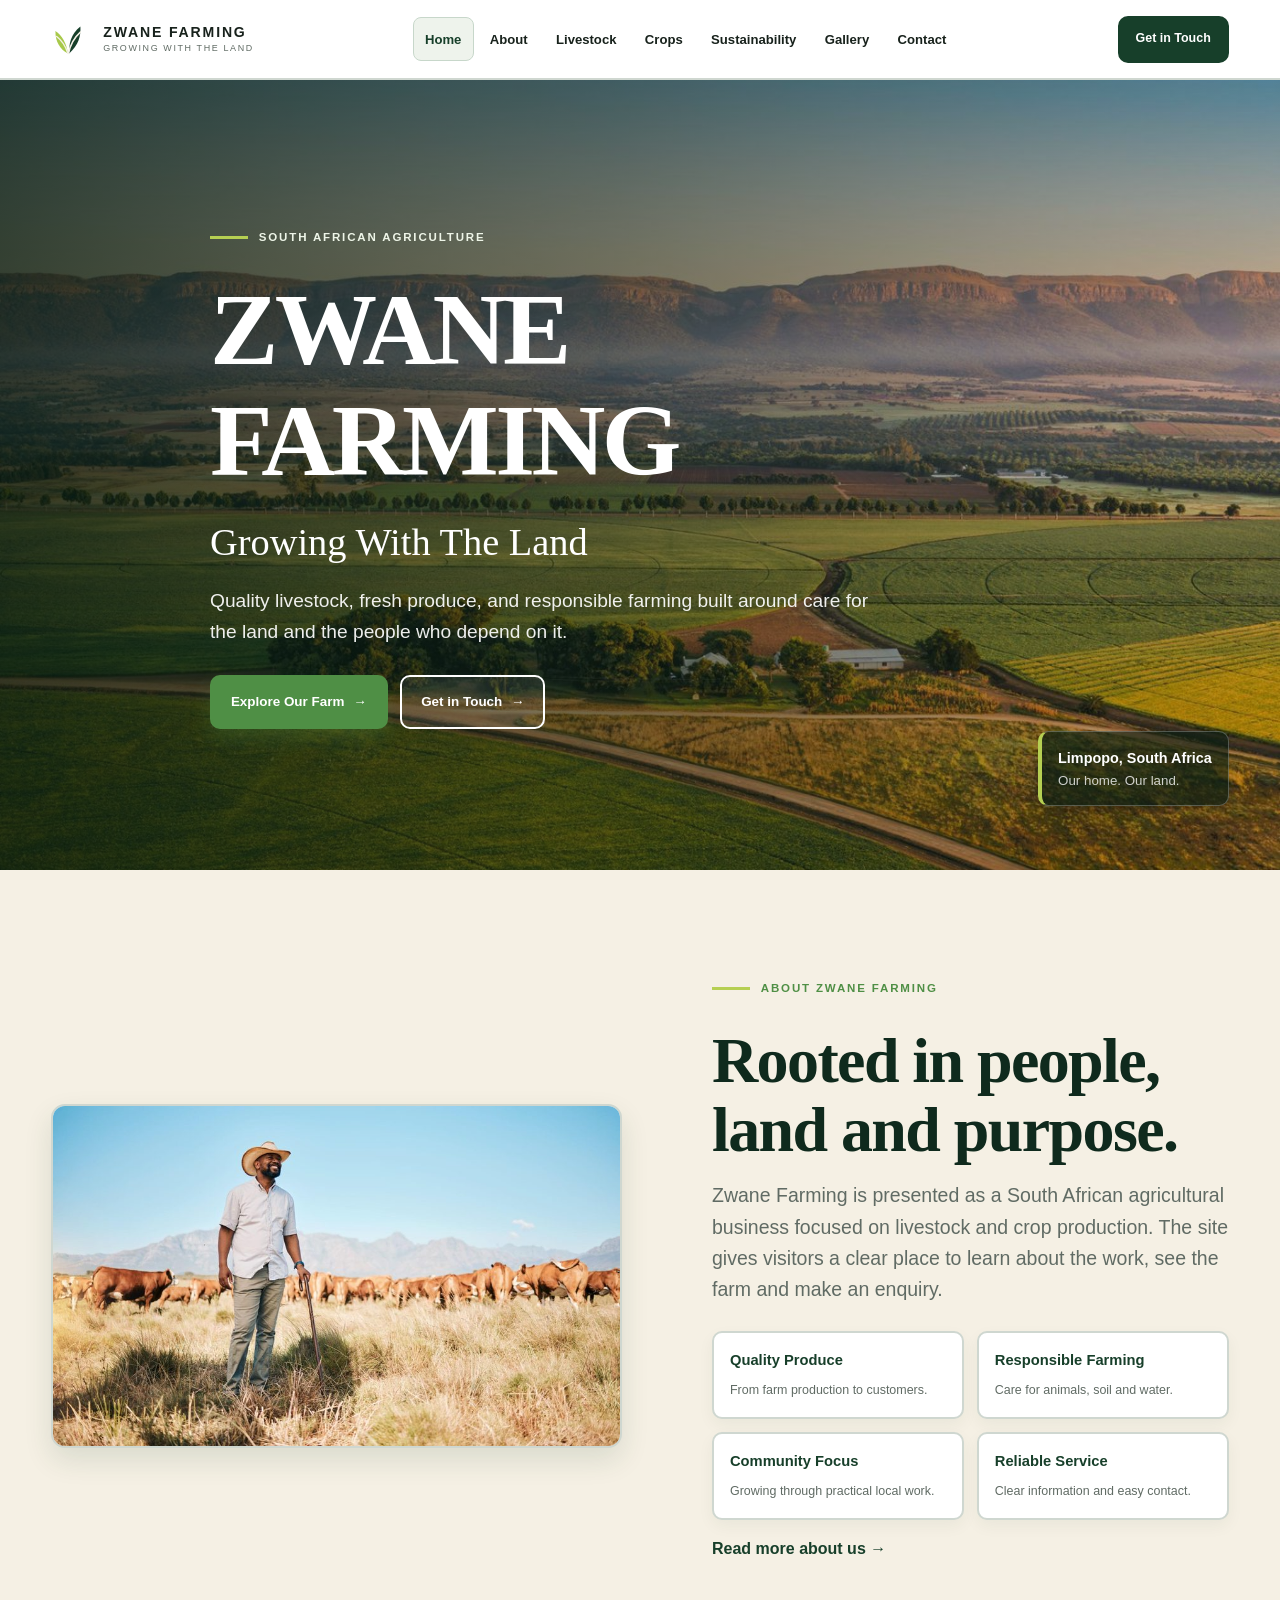
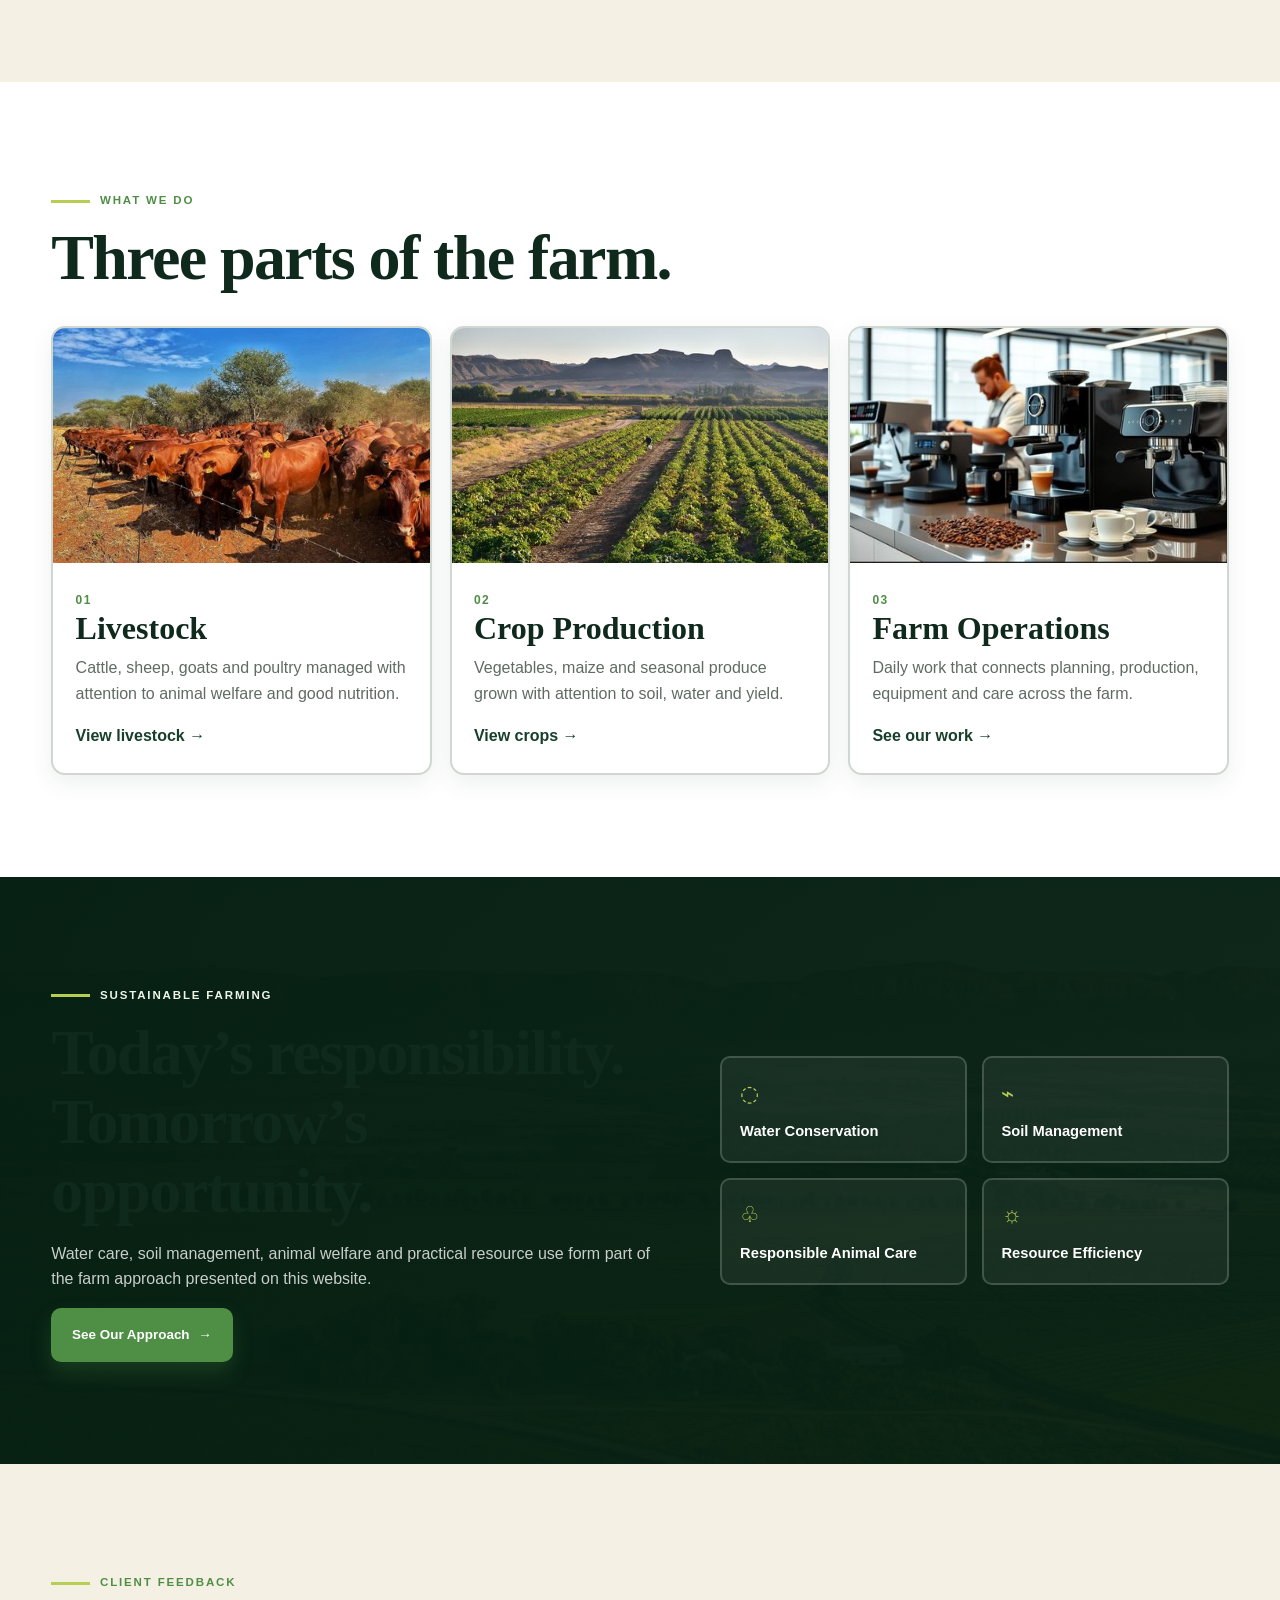
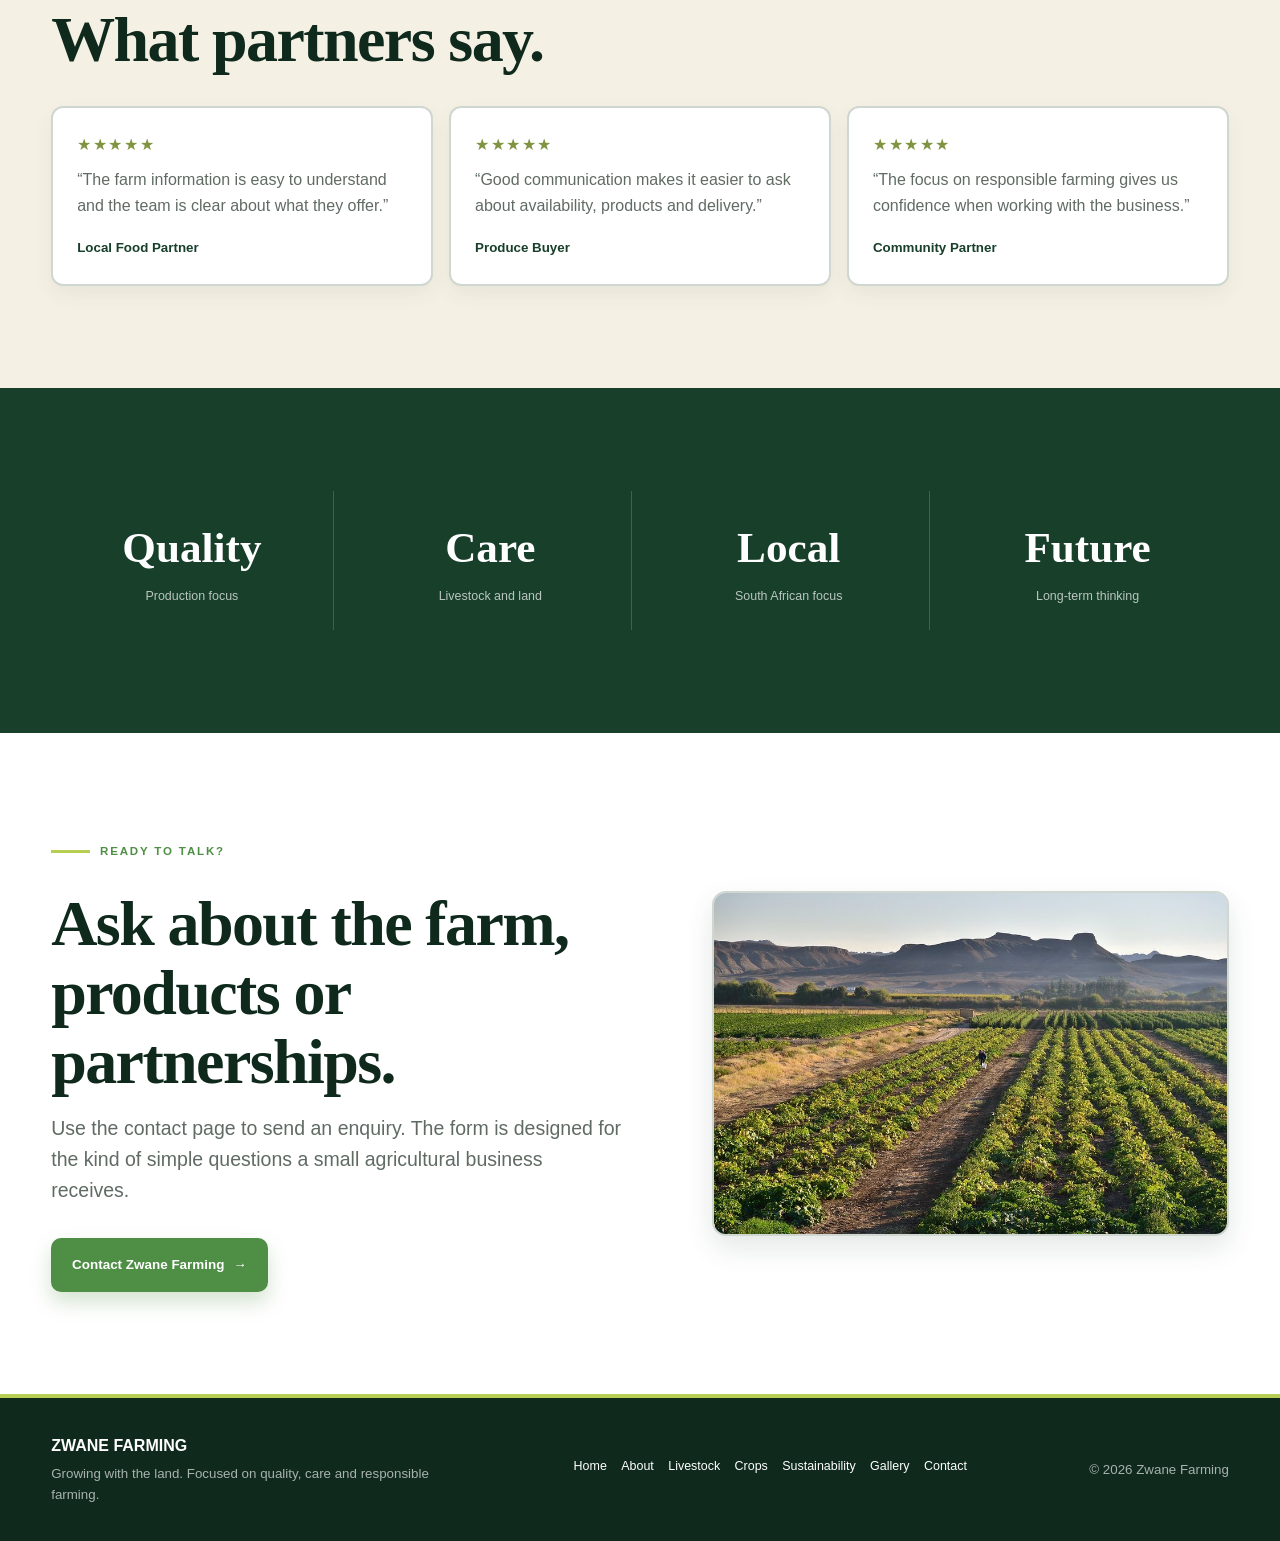
<file: index.html>
<!doctype html><html lang="en"><head><meta charset="utf-8"><meta name="viewport" content="width=device-width, initial-scale=1"><meta name="description" content="Zwane Farming is a South African agriculture website concept focused on livestock, crops and responsible farming."><meta name="author" content="Zwane Farming"><title>Growing With The Land | Zwane Farming</title><link rel="stylesheet" href="css/style.css"></head><body><header class="site-header">
    <div class="container nav-wrap">
        <a class="brand" href="index.html" aria-label="Zwane Farming home">
            <svg class="brand-mark" viewBox="0 0 64 64" aria-hidden="true">
                <path d="M29 55C29 39 31 25 47 12C48 27 44 42 29 55Z" fill="currentColor"/>
                <path d="M27 55C25 39 18 26 7 19C7 36 14 48 27 55Z" fill="#A8C94A"/>
                <path d="M28 55C31 40 37 30 47 21" fill="none" stroke="#F5F1E7" stroke-width="2.5" stroke-linecap="round"/>
                <path d="M27 55C23 42 17 34 9 28" fill="none" stroke="#F5F1E7" stroke-width="2.2" stroke-linecap="round"/>
            </svg>
            <span class="brand-text">
                <strong>ZWANE FARMING</strong>
                <small>GROWING WITH THE LAND</small>
            </span>
        </a>
        <nav class="main-nav" aria-label="Main navigation">
                <a href="index.html" aria-current="page">Home</a>
                <a href="about.html">About</a>
                <a href="livestock.html">Livestock</a>
                <a href="crops.html">Crops</a>
                <a href="sustainability.html">Sustainability</a>
                <a href="gallery.html">Gallery</a>
                <a href="contact.html">Contact</a>
        </nav>
        <div class="header-actions">
            <a class="nav-cta" href="contact.html">Get in Touch</a>
        </div>
    </div>
</header><main>
<section class="hero" id="home"><picture><source media="(max-width: 760px)" srcset="images/hero-900.svg"><img class="hero-media" src="images/hero-1400.svg" srcset="images/hero-480.svg 480w, images/hero-900.svg 900w, images/hero-1400.svg 1400w" sizes="100vw" alt="Green fields and mountains at a South African farm"></picture><div class="container hero-content reveal"><div class="section-kicker light">South African Agriculture</div><h1>ZWANE<br>FARMING</h1><p class="hero-tagline">Growing With The Land</p><p class="hero-copy">Quality livestock, fresh produce, and responsible farming built around care for the land and the people who depend on it.</p><div class="hero-actions"><a class="btn btn-primary" href="about.html">Explore Our Farm <span>→</span></a><a class="btn btn-secondary" href="contact.html">Get in Touch <span>→</span></a></div></div><div class="hero-note"><strong>Limpopo, South Africa</strong><small>Our home. Our land.</small></div></section>
<section class="section section--cream"><div class="container intro-grid"><div class="image-card"><picture><source media="(max-width: 760px)" srcset="images/farmer-900.svg"><img src="images/farmer-900.svg" srcset="images/farmer-480.svg 480w, images/farmer-900.svg 900w, images/farmer-1400.svg 1400w" sizes="(max-width: 760px) 92vw, 48vw" alt="Farmer standing with cattle in an open field" loading="lazy"></picture></div><div class="text-block"><div class="section-kicker">About Zwane Farming</div><h2>Rooted in people, land and purpose.</h2><p class="lead">Zwane Farming is presented as a South African agricultural business focused on livestock and crop production. The site gives visitors a clear place to learn about the work, see the farm and make an enquiry.</p><div class="value-grid"><div class="value-card"><strong>Quality Produce</strong><span>From farm production to customers.</span></div><div class="value-card"><strong>Responsible Farming</strong><span>Care for animals, soil and water.</span></div><div class="value-card"><strong>Community Focus</strong><span>Growing through practical local work.</span></div><div class="value-card"><strong>Reliable Service</strong><span>Clear information and easy contact.</span></div></div><p><a class="text-link" href="about.html">Read more about us →</a></p></div></div></section>
<section class="section section--white"><div class="container"><div class="section-kicker">What We Do</div><h2>Three parts of the farm.</h2><div class="card-grid"><article class="service-card"><img src="images/cattle-900.svg" srcset="images/cattle-480.svg 480w, images/cattle-900.svg 900w, images/cattle-1400.svg 1400w" sizes="(max-width: 760px) 92vw, 31vw" alt="Cattle herd in a field" loading="lazy"><div class="service-body"><span class="number">01</span><h3>Livestock</h3><p>Cattle, sheep, goats and poultry managed with attention to animal welfare and good nutrition.</p><a class="text-link" href="livestock.html">View livestock →</a></div></article><article class="service-card"><img src="images/crops-900.svg" srcset="images/crops-480.svg 480w, images/crops-900.svg 900w, images/crops-1400.svg 1400w" sizes="(max-width: 760px) 92vw, 31vw" alt="Vegetable crop rows with mountains in the background" loading="lazy"><div class="service-body"><span class="number">02</span><h3>Crop Production</h3><p>Vegetables, maize and seasonal produce grown with attention to soil, water and yield.</p><a class="text-link" href="crops.html">View crops →</a></div></article><article class="service-card"><img src="images/operations-900.svg" srcset="images/operations-480.svg 480w, images/operations-900.svg 900w, images/operations-1400.svg 1400w" sizes="(max-width: 760px) 92vw, 31vw" alt="Farm machinery and work area" loading="lazy"><div class="service-body"><span class="number">03</span><h3>Farm Operations</h3><p>Daily work that connects planning, production, equipment and care across the farm.</p><a class="text-link" href="about.html#operations">See our work →</a></div></article></div></div></section>
<section class="section sustain"><img class="sustain-bg" src="images/hero-1400.svg" alt="Farm landscape" aria-hidden="true" loading="lazy"><div class="sustain-overlay"></div><div class="container sustain-inner"><div class="sustain-copy"><div class="section-kicker light">Sustainable Farming</div><h2>Today’s responsibility. Tomorrow’s opportunity.</h2><p>Water care, soil management, animal welfare and practical resource use form part of the farm approach presented on this website.</p><a class="btn btn-primary" href="sustainability.html">See Our Approach <span>→</span></a></div><div class="sustain-points"><div class="sustain-point"><span>◌</span><strong>Water Conservation</strong></div><div class="sustain-point"><span>⌁</span><strong>Soil Management</strong></div><div class="sustain-point"><span>♧</span><strong>Responsible Animal Care</strong></div><div class="sustain-point"><span>☼</span><strong>Resource Efficiency</strong></div></div></div></section>
<section class="section section--cream"><div class="container"><div class="section-kicker">Client Feedback</div><h2>What partners say.</h2><div class="testimonial-grid"><article class="testimonial"><div class="stars">★★★★★</div><p>“The farm information is easy to understand and the team is clear about what they offer.”</p><small>Local Food Partner</small></article><article class="testimonial"><div class="stars">★★★★★</div><p>“Good communication makes it easier to ask about availability, products and delivery.”</p><small>Produce Buyer</small></article><article class="testimonial"><div class="stars">★★★★★</div><p>“The focus on responsible farming gives us confidence when working with the business.”</p><small>Community Partner</small></article></div></div></section>
<section class="section stats"><div class="container stats-grid"><div class="stat"><strong>Quality</strong><span>Production focus</span></div><div class="stat"><strong>Care</strong><span>Livestock and land</span></div><div class="stat"><strong>Local</strong><span>South African focus</span></div><div class="stat"><strong>Future</strong><span>Long-term thinking</span></div></div></section>
<section class="section section--white"><div class="container two-col"><div class="text-block"><div class="section-kicker">Ready to Talk?</div><h2>Ask about the farm, products or partnerships.</h2><p class="lead">Use the contact page to send an enquiry. The form is designed for the kind of simple questions a small agricultural business receives.</p><a class="btn btn-primary" href="contact.html">Contact Zwane Farming <span>→</span></a></div><div class="image-card"><picture><img src="images/crops-900.svg" srcset="images/crops-480.svg 480w, images/crops-900.svg 900w, images/crops-1400.svg 1400w" sizes="(max-width: 760px) 92vw, 45vw" alt="Crop field at Zwane Farming" loading="lazy"></picture></div></div></section></main><footer class="site-footer">
    <div class="container footer-inner">
        <div class="footer-brand-copy">
            <strong>ZWANE FARMING</strong>
            <small>Growing with the land. Focused on quality, care and responsible farming.</small>
        </div>
        <nav class="footer-links" aria-label="Footer navigation">
            <a href="index.html">Home</a>
            <a href="about.html">About</a>
            <a href="livestock.html">Livestock</a>
            <a href="crops.html">Crops</a>
            <a href="sustainability.html">Sustainability</a>
            <a href="gallery.html">Gallery</a>
            <a href="contact.html">Contact</a>
        </nav>
        <small class="copyright">© 2026 Zwane Farming</small>
    </div>
</footer></body></html>
</file>
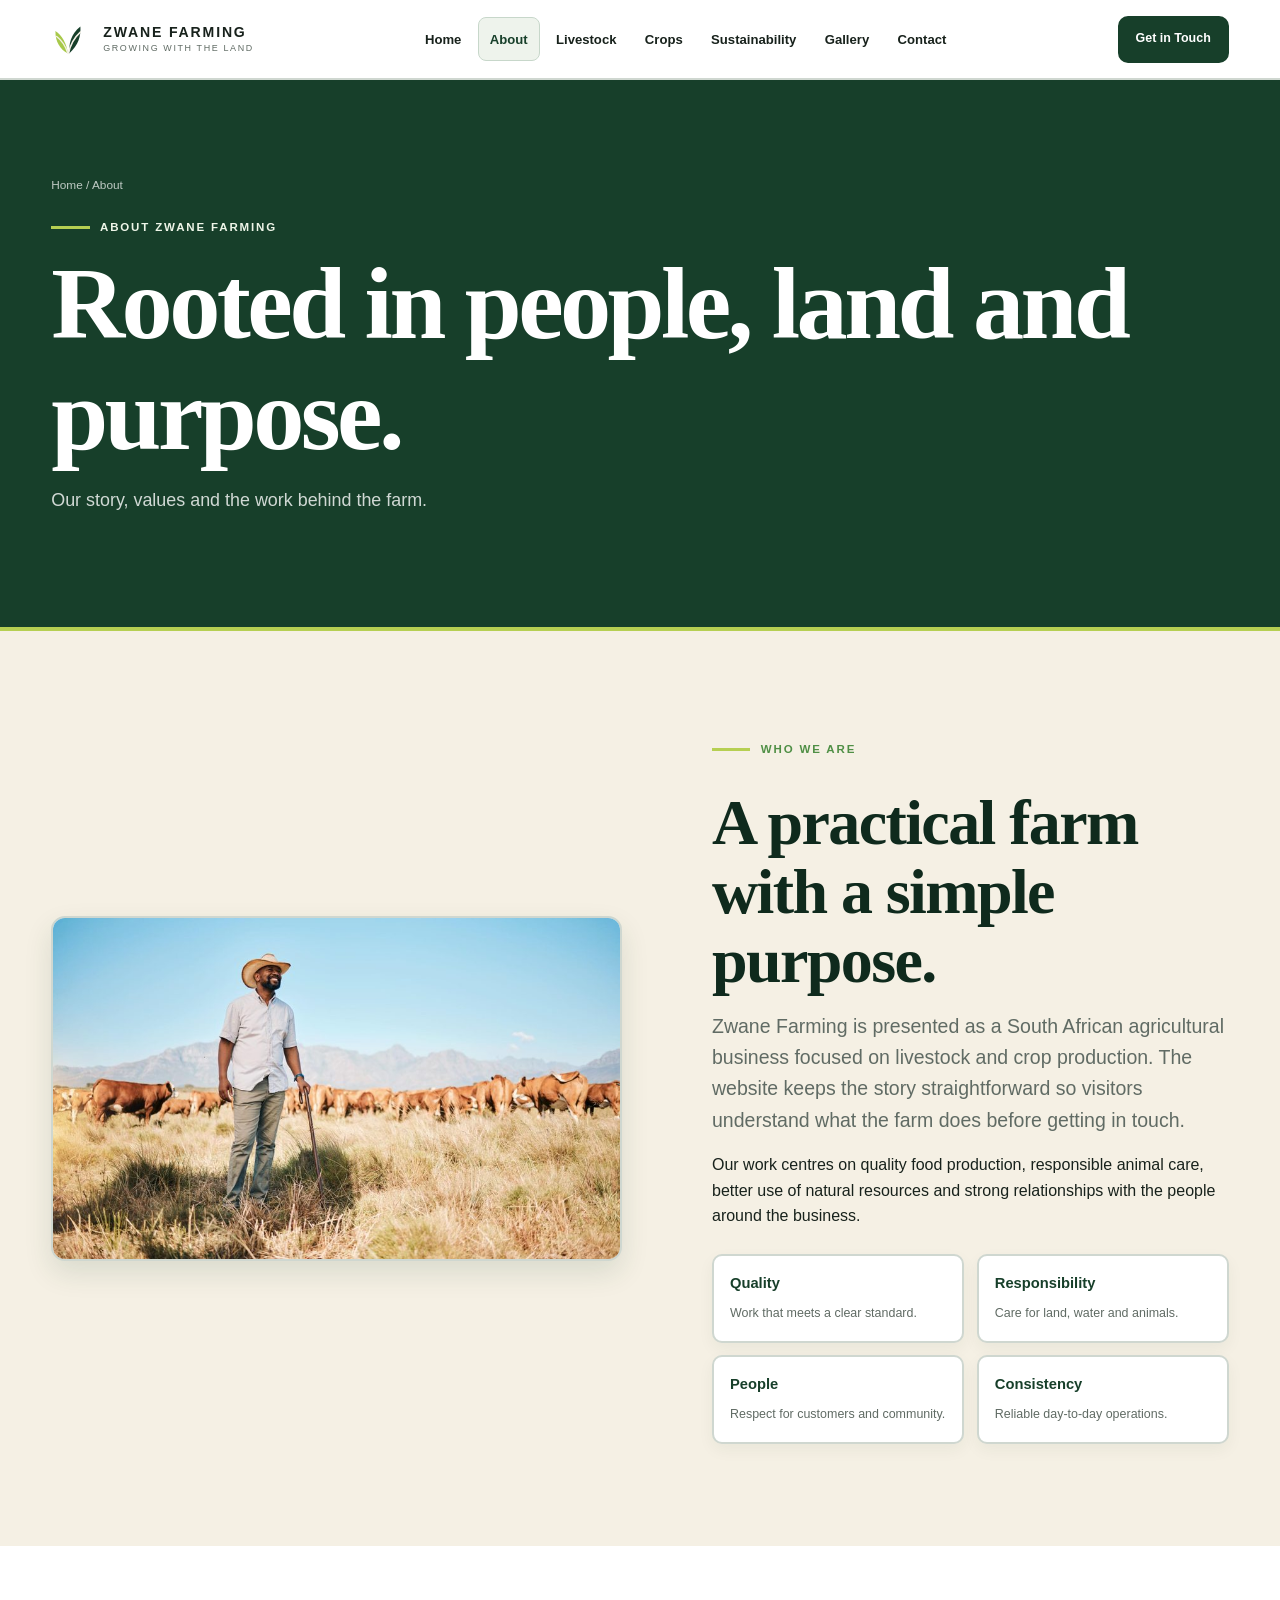
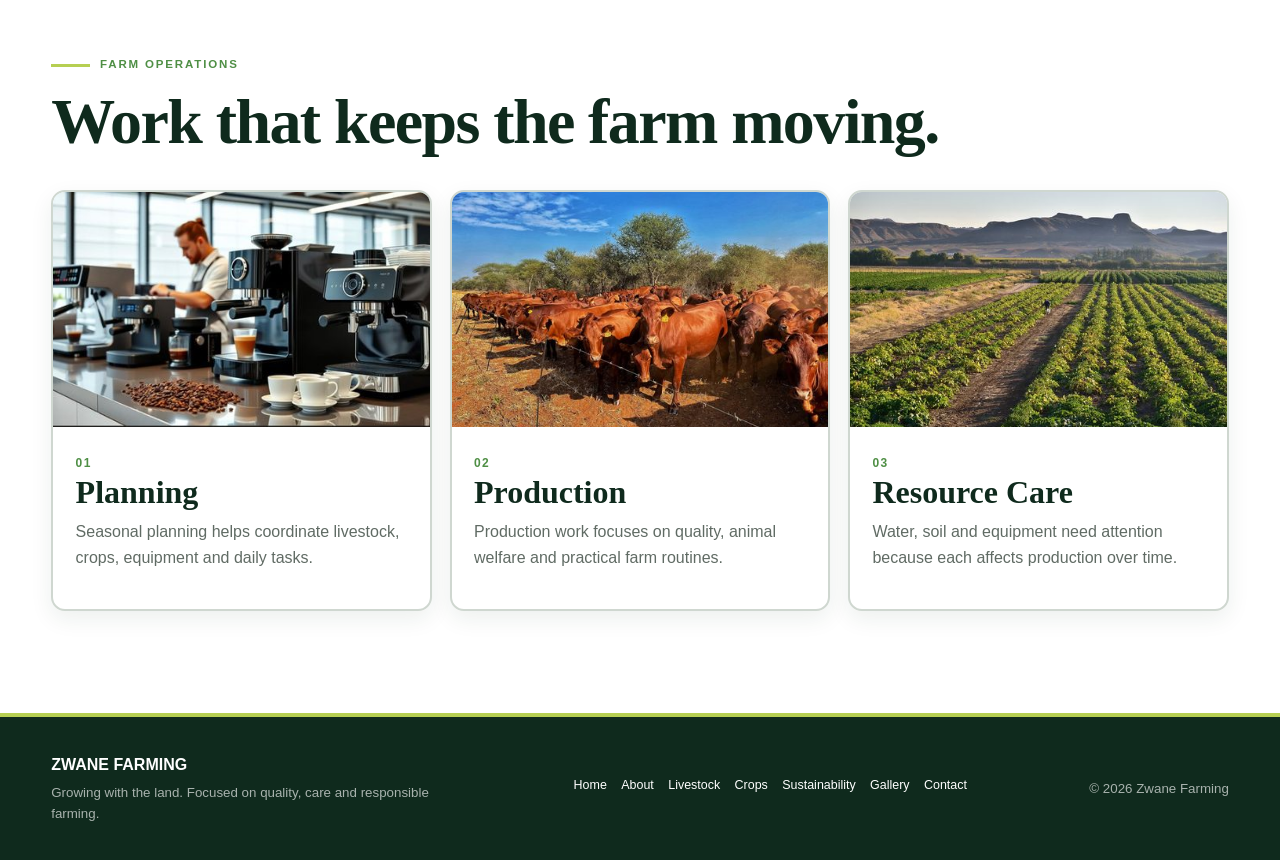
<file: about.html>
<!doctype html><html lang="en"><head><meta charset="utf-8"><meta name="viewport" content="width=device-width, initial-scale=1"><meta name="description" content="Learn about Zwane Farming, its purpose, values and day-to-day agricultural work."><meta name="author" content="Zwane Farming"><title>About Us | Zwane Farming</title><link rel="stylesheet" href="css/style.css"></head><body><header class="site-header">
    <div class="container nav-wrap">
        <a class="brand" href="index.html" aria-label="Zwane Farming home">
            <svg class="brand-mark" viewBox="0 0 64 64" aria-hidden="true">
                <path d="M29 55C29 39 31 25 47 12C48 27 44 42 29 55Z" fill="currentColor"/>
                <path d="M27 55C25 39 18 26 7 19C7 36 14 48 27 55Z" fill="#A8C94A"/>
                <path d="M28 55C31 40 37 30 47 21" fill="none" stroke="#F5F1E7" stroke-width="2.5" stroke-linecap="round"/>
                <path d="M27 55C23 42 17 34 9 28" fill="none" stroke="#F5F1E7" stroke-width="2.2" stroke-linecap="round"/>
            </svg>
            <span class="brand-text">
                <strong>ZWANE FARMING</strong>
                <small>GROWING WITH THE LAND</small>
            </span>
        </a>
        <nav class="main-nav" aria-label="Main navigation">
                <a href="index.html">Home</a>
                <a href="about.html" aria-current="page">About</a>
                <a href="livestock.html">Livestock</a>
                <a href="crops.html">Crops</a>
                <a href="sustainability.html">Sustainability</a>
                <a href="gallery.html">Gallery</a>
                <a href="contact.html">Contact</a>
        </nav>
        <div class="header-actions">
            <a class="nav-cta" href="contact.html">Get in Touch</a>
        </div>
    </div>
</header><main>
<section class="page-hero"><div class="container"><div class="breadcrumb">Home / About</div><div class="section-kicker light">About Zwane Farming</div><h1>Rooted in people, land and purpose.</h1><p>Our story, values and the work behind the farm.</p></div></section>
<section class="section section--cream"><div class="container two-col"><div class="image-card"><img src="images/farmer-1400.svg" srcset="images/farmer-480.svg 480w, images/farmer-900.svg 900w, images/farmer-1400.svg 1400w" sizes="(max-width: 760px) 92vw, 47vw" alt="Farmer with a cattle herd" loading="lazy"></div><div class="text-block"><div class="section-kicker">Who We Are</div><h2>A practical farm with a simple purpose.</h2><p class="lead">Zwane Farming is presented as a South African agricultural business focused on livestock and crop production. The website keeps the story straightforward so visitors understand what the farm does before getting in touch.</p><p>Our work centres on quality food production, responsible animal care, better use of natural resources and strong relationships with the people around the business.</p><div class="value-grid"><div class="value-card"><strong>Quality</strong><span>Work that meets a clear standard.</span></div><div class="value-card"><strong>Responsibility</strong><span>Care for land, water and animals.</span></div><div class="value-card"><strong>People</strong><span>Respect for customers and community.</span></div><div class="value-card"><strong>Consistency</strong><span>Reliable day-to-day operations.</span></div></div></div></div></section>
<section class="section section--white" id="operations"><div class="container"><div class="section-kicker">Farm Operations</div><h2>Work that keeps the farm moving.</h2><div class="card-grid"><article class="service-card"><img src="images/operations-900.svg" srcset="images/operations-480.svg 480w, images/operations-900.svg 900w, images/operations-1400.svg 1400w" sizes="(max-width: 760px) 92vw, 31vw" alt="Farm machinery in a working area" loading="lazy"><div class="service-body"><span class="number">01</span><h3>Planning</h3><p>Seasonal planning helps coordinate livestock, crops, equipment and daily tasks.</p></div></article><article class="service-card"><img src="images/cattle-900.svg" srcset="images/cattle-480.svg 480w, images/cattle-900.svg 900w, images/cattle-1400.svg 1400w" sizes="(max-width: 760px) 92vw, 31vw" alt="Cattle being managed in the field" loading="lazy"><div class="service-body"><span class="number">02</span><h3>Production</h3><p>Production work focuses on quality, animal welfare and practical farm routines.</p></div></article><article class="service-card"><img src="images/crops-900.svg" srcset="images/crops-480.svg 480w, images/crops-900.svg 900w, images/crops-1400.svg 1400w" sizes="(max-width: 760px) 92vw, 31vw" alt="Rows of vegetables growing on the farm" loading="lazy"><div class="service-body"><span class="number">03</span><h3>Resource Care</h3><p>Water, soil and equipment need attention because each affects production over time.</p></div></article></div></div></section></main><footer class="site-footer">
    <div class="container footer-inner">
        <div class="footer-brand-copy">
            <strong>ZWANE FARMING</strong>
            <small>Growing with the land. Focused on quality, care and responsible farming.</small>
        </div>
        <nav class="footer-links" aria-label="Footer navigation">
            <a href="index.html">Home</a>
            <a href="about.html">About</a>
            <a href="livestock.html">Livestock</a>
            <a href="crops.html">Crops</a>
            <a href="sustainability.html">Sustainability</a>
            <a href="gallery.html">Gallery</a>
            <a href="contact.html">Contact</a>
        </nav>
        <small class="copyright">© 2026 Zwane Farming</small>
    </div>
</footer></body></html>
</file>
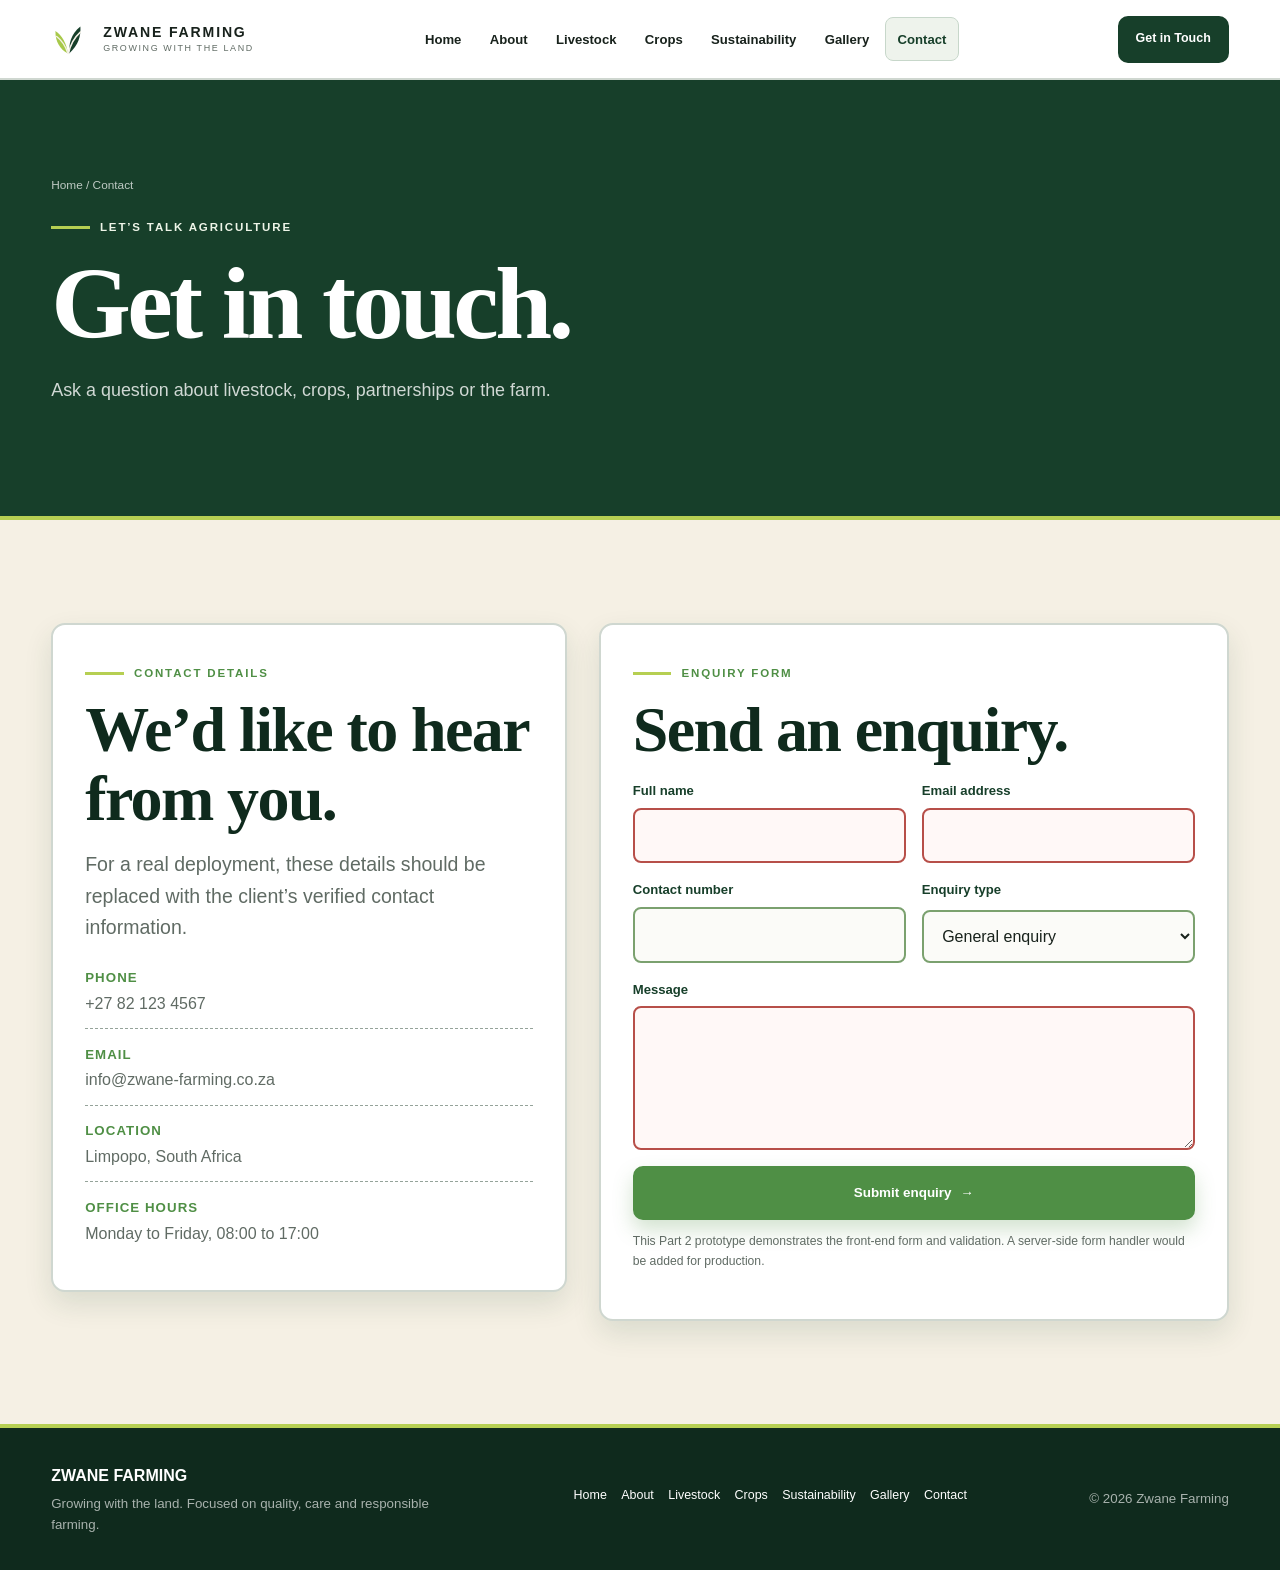
<file: contact.html>
<!doctype html><html lang="en"><head><meta charset="utf-8"><meta name="viewport" content="width=device-width, initial-scale=1"><meta name="description" content="Contact Zwane Farming about livestock, crop produce, partnerships or general enquiries."><meta name="author" content="Zwane Farming"><title>Contact | Zwane Farming</title><link rel="stylesheet" href="css/style.css"></head><body><header class="site-header">
    <div class="container nav-wrap">
        <a class="brand" href="index.html" aria-label="Zwane Farming home">
            <svg class="brand-mark" viewBox="0 0 64 64" aria-hidden="true">
                <path d="M29 55C29 39 31 25 47 12C48 27 44 42 29 55Z" fill="currentColor"/>
                <path d="M27 55C25 39 18 26 7 19C7 36 14 48 27 55Z" fill="#A8C94A"/>
                <path d="M28 55C31 40 37 30 47 21" fill="none" stroke="#F5F1E7" stroke-width="2.5" stroke-linecap="round"/>
                <path d="M27 55C23 42 17 34 9 28" fill="none" stroke="#F5F1E7" stroke-width="2.2" stroke-linecap="round"/>
            </svg>
            <span class="brand-text">
                <strong>ZWANE FARMING</strong>
                <small>GROWING WITH THE LAND</small>
            </span>
        </a>
        <nav class="main-nav" aria-label="Main navigation">
                <a href="index.html">Home</a>
                <a href="about.html">About</a>
                <a href="livestock.html">Livestock</a>
                <a href="crops.html">Crops</a>
                <a href="sustainability.html">Sustainability</a>
                <a href="gallery.html">Gallery</a>
                <a href="contact.html" aria-current="page">Contact</a>
        </nav>
        <div class="header-actions">
            <a class="nav-cta" href="contact.html">Get in Touch</a>
        </div>
    </div>
</header><main>
<section class="page-hero"><div class="container"><div class="breadcrumb">Home / Contact</div><div class="section-kicker light">Let’s Talk Agriculture</div><h1>Get in touch.</h1><p>Ask a question about livestock, crops, partnerships or the farm.</p></div></section>
<section class="section section--cream"><div class="container contact-layout"><div class="contact-card"><div class="section-kicker">Contact Details</div><h2>We’d like to hear from you.</h2><p class="lead">For a real deployment, these details should be replaced with the client’s verified contact information.</p><div class="contact-list"><div class="contact-item"><strong>Phone</strong><span>+27 82 123 4567</span></div><div class="contact-item"><strong>Email</strong><span>info@zwane-farming.co.za</span></div><div class="contact-item"><strong>Location</strong><span>Limpopo, South Africa</span></div><div class="contact-item"><strong>Office Hours</strong><span>Monday to Friday, 08:00 to 17:00</span></div></div></div><div class="contact-card"><div class="section-kicker">Enquiry Form</div><h2>Send an enquiry.</h2><form><div class="form-grid"><div class="field"><label for="name">Full name</label><input id="name" name="name" type="text" autocomplete="name" required></div><div class="field"><label for="email">Email address</label><input id="email" name="email" type="email" autocomplete="email" required></div><div class="field"><label for="phone">Contact number</label><input id="phone" name="phone" type="tel" autocomplete="tel"></div><div class="field"><label for="matter">Enquiry type</label><select id="matter" name="matter"><option>General enquiry</option><option>Livestock</option><option>Crop produce</option><option>Partnership</option></select></div><div class="field full"><label for="message">Message</label><textarea id="message" name="message" required></textarea></div><div class="field full"><button class="btn btn-primary" type="submit">Submit enquiry <span>→</span></button></div></div></form><p class="form-note">This Part 2 prototype demonstrates the front-end form and validation. A server-side form handler would be added for production.</p></div></div></section></main><footer class="site-footer">
    <div class="container footer-inner">
        <div class="footer-brand-copy">
            <strong>ZWANE FARMING</strong>
            <small>Growing with the land. Focused on quality, care and responsible farming.</small>
        </div>
        <nav class="footer-links" aria-label="Footer navigation">
            <a href="index.html">Home</a>
            <a href="about.html">About</a>
            <a href="livestock.html">Livestock</a>
            <a href="crops.html">Crops</a>
            <a href="sustainability.html">Sustainability</a>
            <a href="gallery.html">Gallery</a>
            <a href="contact.html">Contact</a>
        </nav>
        <small class="copyright">© 2026 Zwane Farming</small>
    </div>
</footer></body></html>
</file>
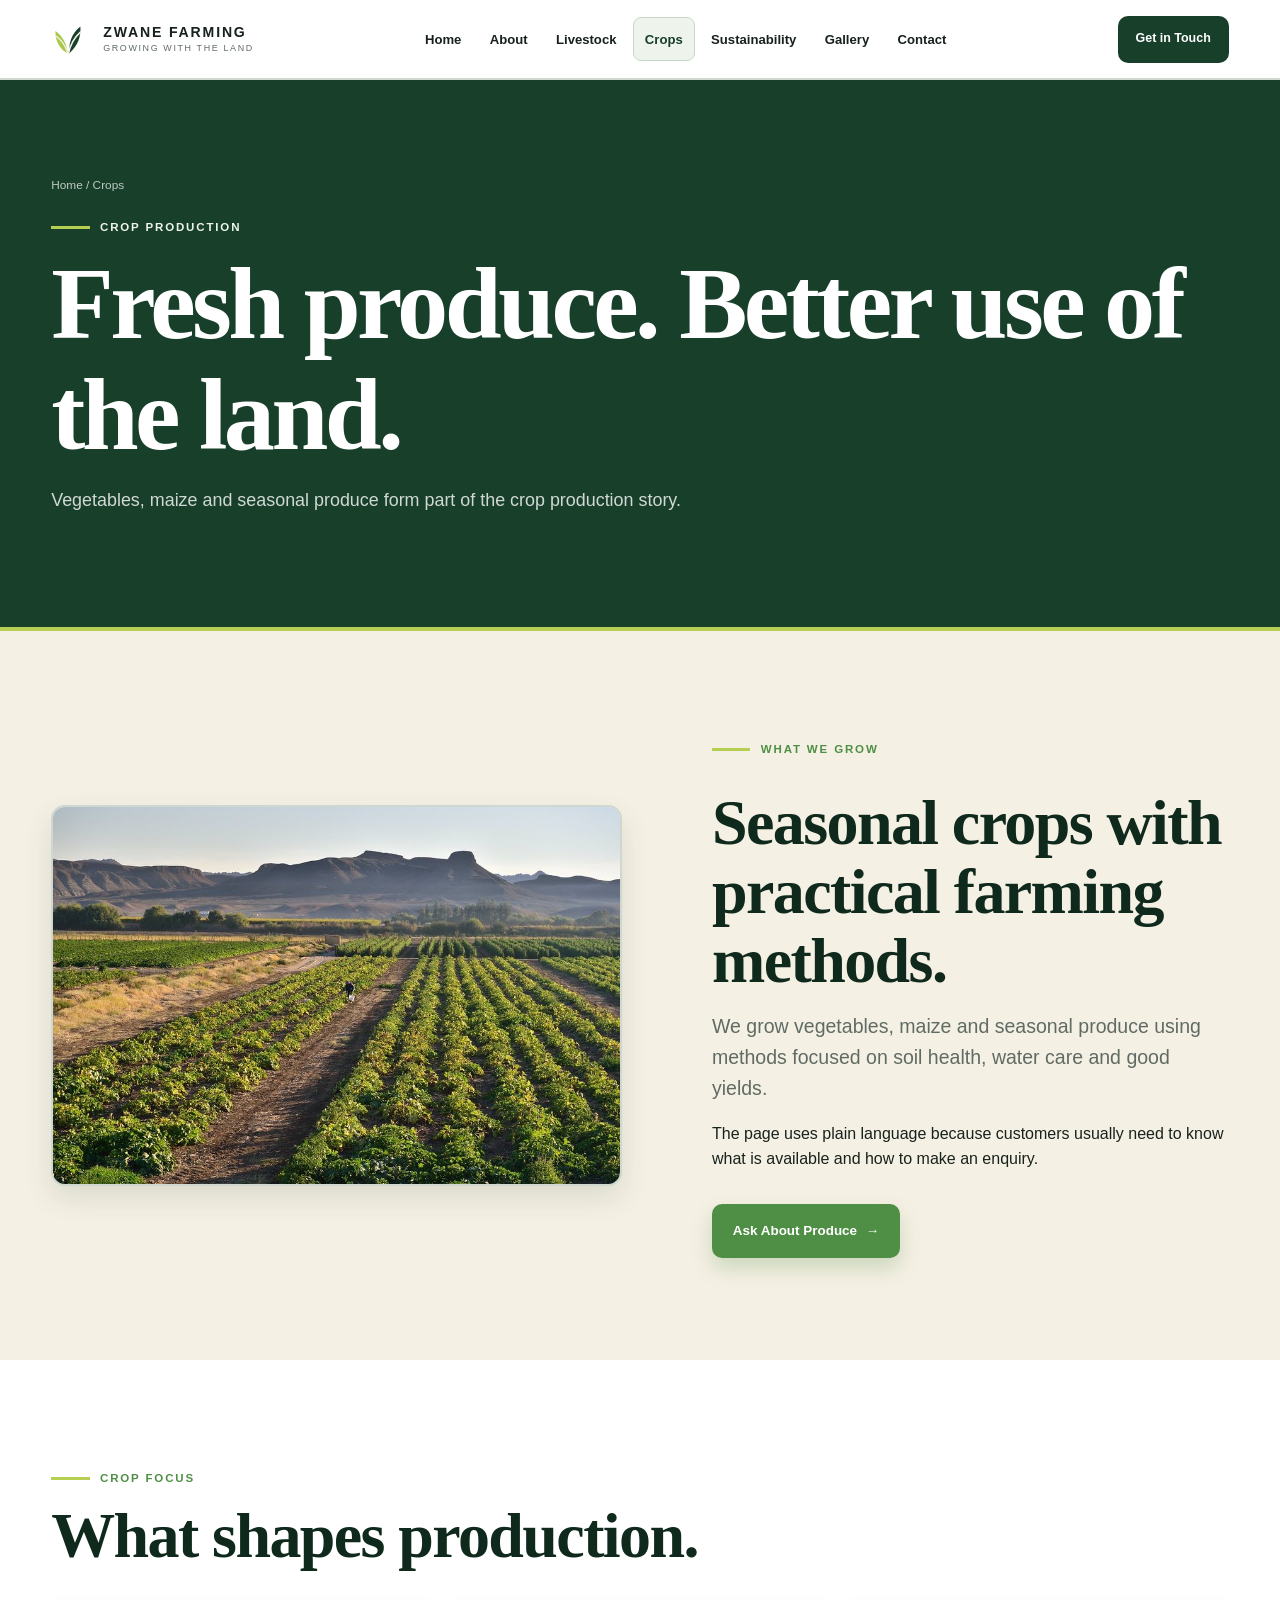
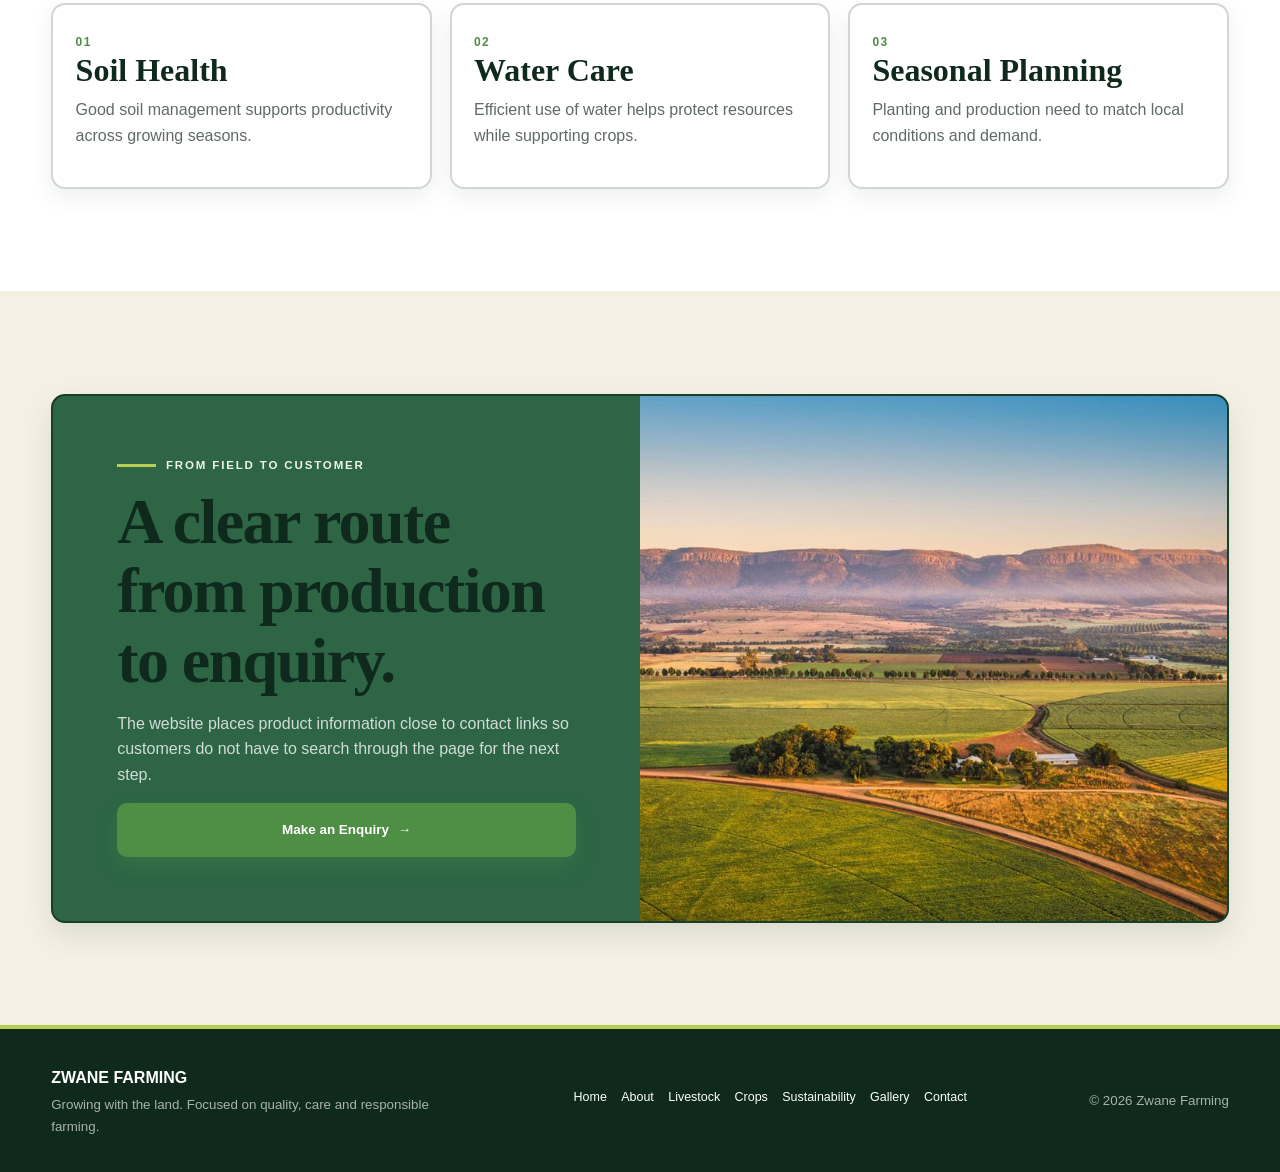
<file: crops.html>
<!doctype html><html lang="en"><head><meta charset="utf-8"><meta name="viewport" content="width=device-width, initial-scale=1"><meta name="description" content="Explore crop production at Zwane Farming, including vegetables, maize and seasonal produce."><meta name="author" content="Zwane Farming"><title>Crops | Zwane Farming</title><link rel="stylesheet" href="css/style.css"></head><body><header class="site-header">
    <div class="container nav-wrap">
        <a class="brand" href="index.html" aria-label="Zwane Farming home">
            <svg class="brand-mark" viewBox="0 0 64 64" aria-hidden="true">
                <path d="M29 55C29 39 31 25 47 12C48 27 44 42 29 55Z" fill="currentColor"/>
                <path d="M27 55C25 39 18 26 7 19C7 36 14 48 27 55Z" fill="#A8C94A"/>
                <path d="M28 55C31 40 37 30 47 21" fill="none" stroke="#F5F1E7" stroke-width="2.5" stroke-linecap="round"/>
                <path d="M27 55C23 42 17 34 9 28" fill="none" stroke="#F5F1E7" stroke-width="2.2" stroke-linecap="round"/>
            </svg>
            <span class="brand-text">
                <strong>ZWANE FARMING</strong>
                <small>GROWING WITH THE LAND</small>
            </span>
        </a>
        <nav class="main-nav" aria-label="Main navigation">
                <a href="index.html">Home</a>
                <a href="about.html">About</a>
                <a href="livestock.html">Livestock</a>
                <a href="crops.html" aria-current="page">Crops</a>
                <a href="sustainability.html">Sustainability</a>
                <a href="gallery.html">Gallery</a>
                <a href="contact.html">Contact</a>
        </nav>
        <div class="header-actions">
            <a class="nav-cta" href="contact.html">Get in Touch</a>
        </div>
    </div>
</header><main>
<section class="page-hero"><div class="container"><div class="breadcrumb">Home / Crops</div><div class="section-kicker light">Crop Production</div><h1>Fresh produce. Better use of the land.</h1><p>Vegetables, maize and seasonal produce form part of the crop production story.</p></div></section>
<section class="section section--cream"><div class="container intro-grid"><div class="image-card"><img src="images/crops-1400.svg" srcset="images/crops-480.svg 480w, images/crops-900.svg 900w, images/crops-1400.svg 1400w" sizes="(max-width: 760px) 92vw, 48vw" alt="Vegetable crop rows with mountains behind them" loading="lazy"></div><div class="text-block"><div class="section-kicker">What We Grow</div><h2>Seasonal crops with practical farming methods.</h2><p class="lead">We grow vegetables, maize and seasonal produce using methods focused on soil health, water care and good yields.</p><p>The page uses plain language because customers usually need to know what is available and how to make an enquiry.</p><a class="btn btn-primary" href="contact.html">Ask About Produce <span>→</span></a></div></div></section>
<section class="section section--white"><div class="container"><div class="section-kicker">Crop Focus</div><h2>What shapes production.</h2><div class="card-grid"><article class="service-card"><div class="service-body"><span class="number">01</span><h3>Soil Health</h3><p>Good soil management supports productivity across growing seasons.</p></div></article><article class="service-card"><div class="service-body"><span class="number">02</span><h3>Water Care</h3><p>Efficient use of water helps protect resources while supporting crops.</p></div></article><article class="service-card"><div class="service-body"><span class="number">03</span><h3>Seasonal Planning</h3><p>Planting and production need to match local conditions and demand.</p></div></article></div></div></section>
<section class="section section--cream"><div class="container feature feature-reverse"><img src="images/hero-1400.svg" srcset="images/hero-480.svg 480w, images/hero-900.svg 900w, images/hero-1400.svg 1400w" sizes="(max-width: 980px) 100vw, 50vw" alt="Farm landscape with cultivated fields" loading="lazy"><div class="feature-content"><div class="section-kicker light">From Field to Customer</div><h2>A clear route from production to enquiry.</h2><p>The website places product information close to contact links so customers do not have to search through the page for the next step.</p><a class="btn btn-primary" href="contact.html">Make an Enquiry <span>→</span></a></div></div></section></main><footer class="site-footer">
    <div class="container footer-inner">
        <div class="footer-brand-copy">
            <strong>ZWANE FARMING</strong>
            <small>Growing with the land. Focused on quality, care and responsible farming.</small>
        </div>
        <nav class="footer-links" aria-label="Footer navigation">
            <a href="index.html">Home</a>
            <a href="about.html">About</a>
            <a href="livestock.html">Livestock</a>
            <a href="crops.html">Crops</a>
            <a href="sustainability.html">Sustainability</a>
            <a href="gallery.html">Gallery</a>
            <a href="contact.html">Contact</a>
        </nav>
        <small class="copyright">© 2026 Zwane Farming</small>
    </div>
</footer></body></html>
</file>
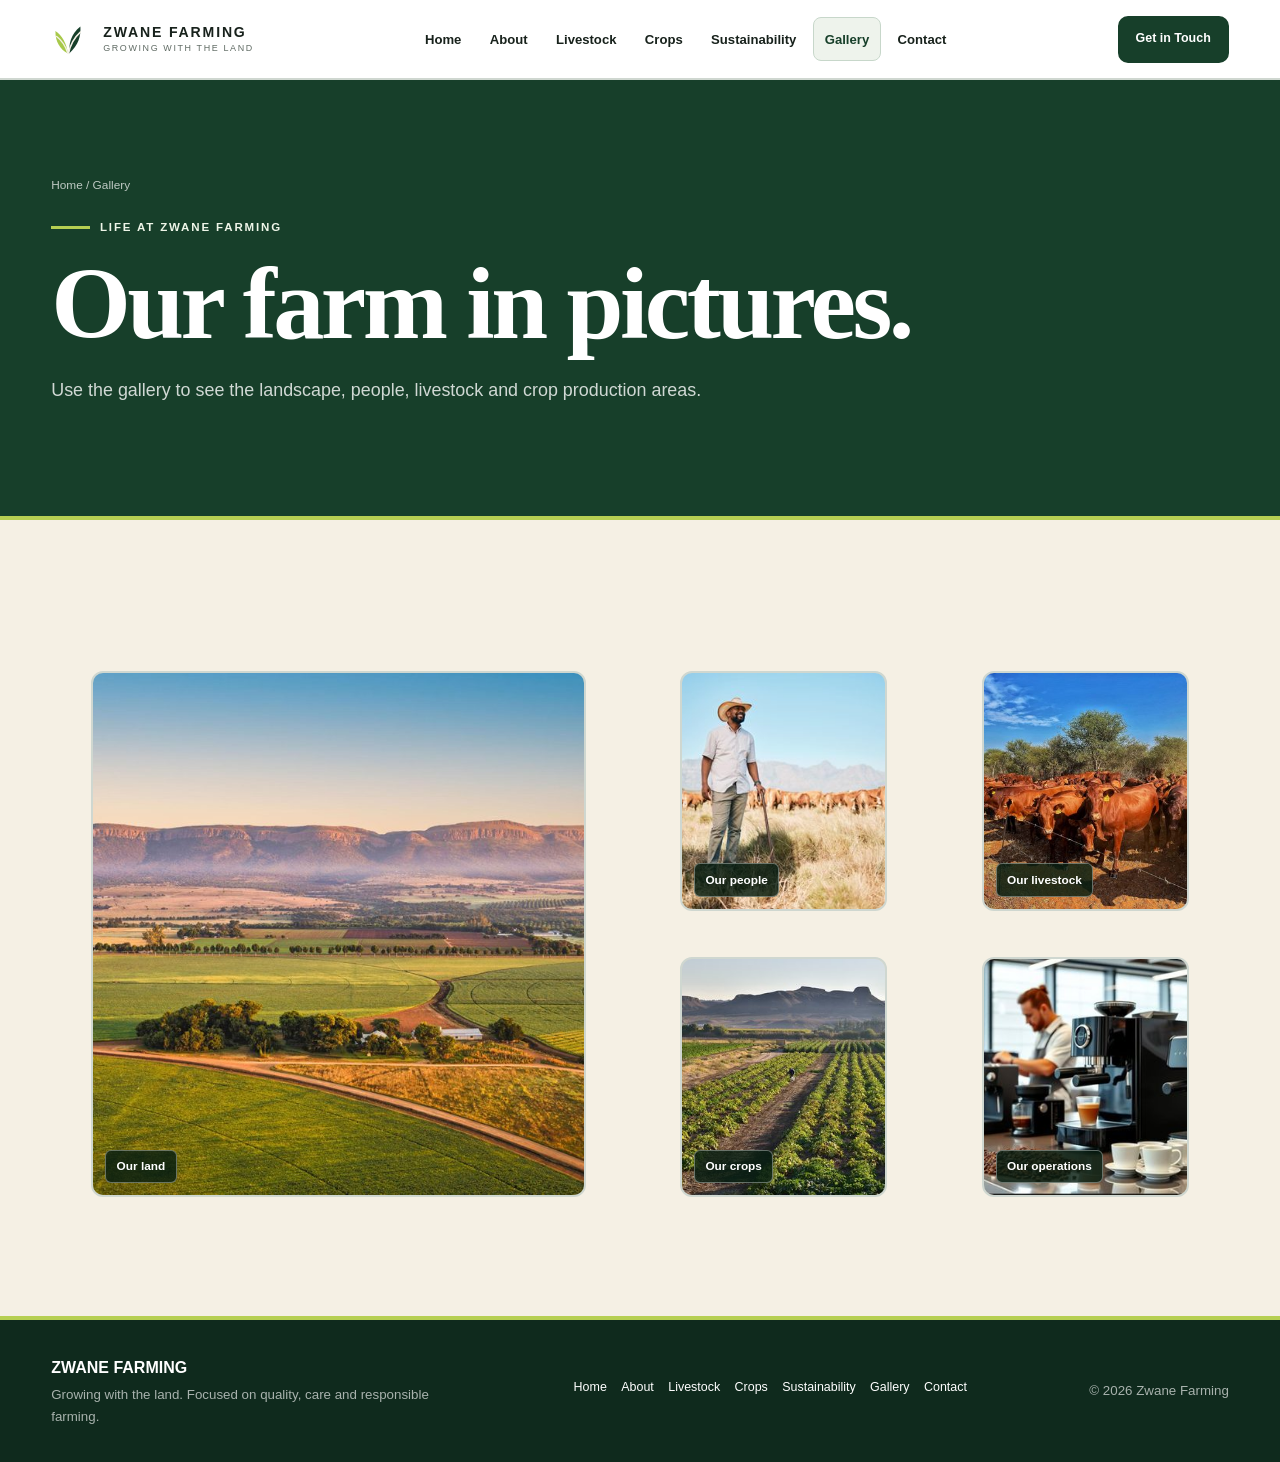
<file: gallery.html>
<!doctype html><html lang="en"><head><meta charset="utf-8"><meta name="viewport" content="width=device-width, initial-scale=1"><meta name="description" content="A visual gallery of Zwane Farming landscapes, people, livestock and crops."><meta name="author" content="Zwane Farming"><title>Gallery | Zwane Farming</title><link rel="stylesheet" href="css/style.css"></head><body><header class="site-header">
    <div class="container nav-wrap">
        <a class="brand" href="index.html" aria-label="Zwane Farming home">
            <svg class="brand-mark" viewBox="0 0 64 64" aria-hidden="true">
                <path d="M29 55C29 39 31 25 47 12C48 27 44 42 29 55Z" fill="currentColor"/>
                <path d="M27 55C25 39 18 26 7 19C7 36 14 48 27 55Z" fill="#A8C94A"/>
                <path d="M28 55C31 40 37 30 47 21" fill="none" stroke="#F5F1E7" stroke-width="2.5" stroke-linecap="round"/>
                <path d="M27 55C23 42 17 34 9 28" fill="none" stroke="#F5F1E7" stroke-width="2.2" stroke-linecap="round"/>
            </svg>
            <span class="brand-text">
                <strong>ZWANE FARMING</strong>
                <small>GROWING WITH THE LAND</small>
            </span>
        </a>
        <nav class="main-nav" aria-label="Main navigation">
                <a href="index.html">Home</a>
                <a href="about.html">About</a>
                <a href="livestock.html">Livestock</a>
                <a href="crops.html">Crops</a>
                <a href="sustainability.html">Sustainability</a>
                <a href="gallery.html" aria-current="page">Gallery</a>
                <a href="contact.html">Contact</a>
        </nav>
        <div class="header-actions">
            <a class="nav-cta" href="contact.html">Get in Touch</a>
        </div>
    </div>
</header><main>
<section class="page-hero"><div class="container"><div class="breadcrumb">Home / Gallery</div><div class="section-kicker light">Life at Zwane Farming</div><h1>Our farm in pictures.</h1><p>Use the gallery to see the landscape, people, livestock and crop production areas.</p></div></section>
<section class="section section--cream"><div class="container"><div class="gallery-grid"><figure class="gallery-item large"><img src="images/hero-1400.svg" srcset="images/hero-480.svg 480w, images/hero-900.svg 900w, images/hero-1400.svg 1400w" sizes="(max-width: 760px) 92vw, 60vw" alt="Farm landscape with fields and mountains" loading="lazy"><figcaption>Our land</figcaption></figure><figure class="gallery-item"><img src="images/farmer-900.svg" srcset="images/farmer-480.svg 480w, images/farmer-900.svg 900w, images/farmer-1400.svg 1400w" sizes="(max-width: 760px) 92vw, 30vw" alt="Farmer with cattle" loading="lazy"><figcaption>Our people</figcaption></figure><figure class="gallery-item"><img src="images/cattle-900.svg" srcset="images/cattle-480.svg 480w, images/cattle-900.svg 900w, images/cattle-1400.svg 1400w" sizes="(max-width: 760px) 92vw, 30vw" alt="Cattle herd" loading="lazy"><figcaption>Our livestock</figcaption></figure><figure class="gallery-item"><img src="images/crops-900.svg" srcset="images/crops-480.svg 480w, images/crops-900.svg 900w, images/crops-1400.svg 1400w" sizes="(max-width: 760px) 92vw, 30vw" alt="Crop field" loading="lazy"><figcaption>Our crops</figcaption></figure><figure class="gallery-item"><img src="images/operations-900.svg" srcset="images/operations-480.svg 480w, images/operations-900.svg 900w, images/operations-1400.svg 1400w" sizes="(max-width: 760px) 92vw, 30vw" alt="Farm operations area" loading="lazy"><figcaption>Our operations</figcaption></figure></div></div></section></main><footer class="site-footer">
    <div class="container footer-inner">
        <div class="footer-brand-copy">
            <strong>ZWANE FARMING</strong>
            <small>Growing with the land. Focused on quality, care and responsible farming.</small>
        </div>
        <nav class="footer-links" aria-label="Footer navigation">
            <a href="index.html">Home</a>
            <a href="about.html">About</a>
            <a href="livestock.html">Livestock</a>
            <a href="crops.html">Crops</a>
            <a href="sustainability.html">Sustainability</a>
            <a href="gallery.html">Gallery</a>
            <a href="contact.html">Contact</a>
        </nav>
        <small class="copyright">© 2026 Zwane Farming</small>
    </div>
</footer></body></html>
</file>
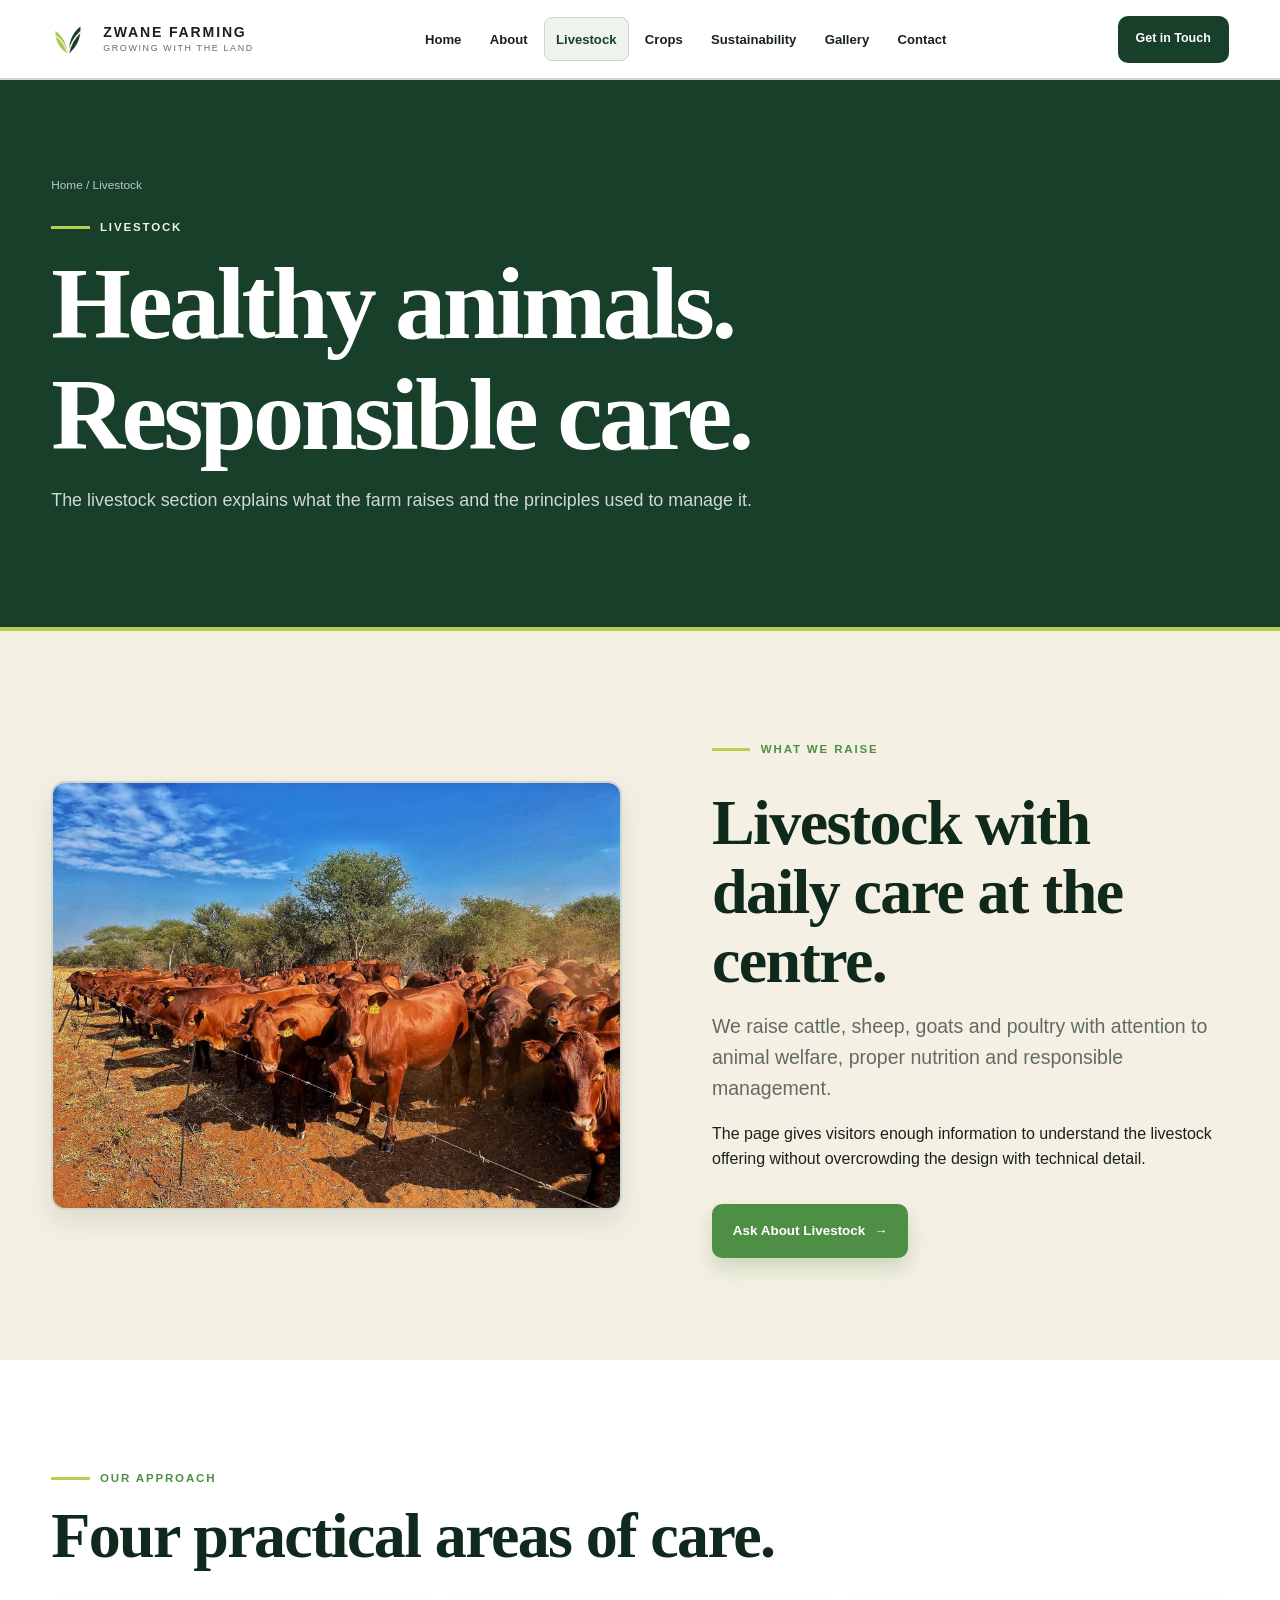
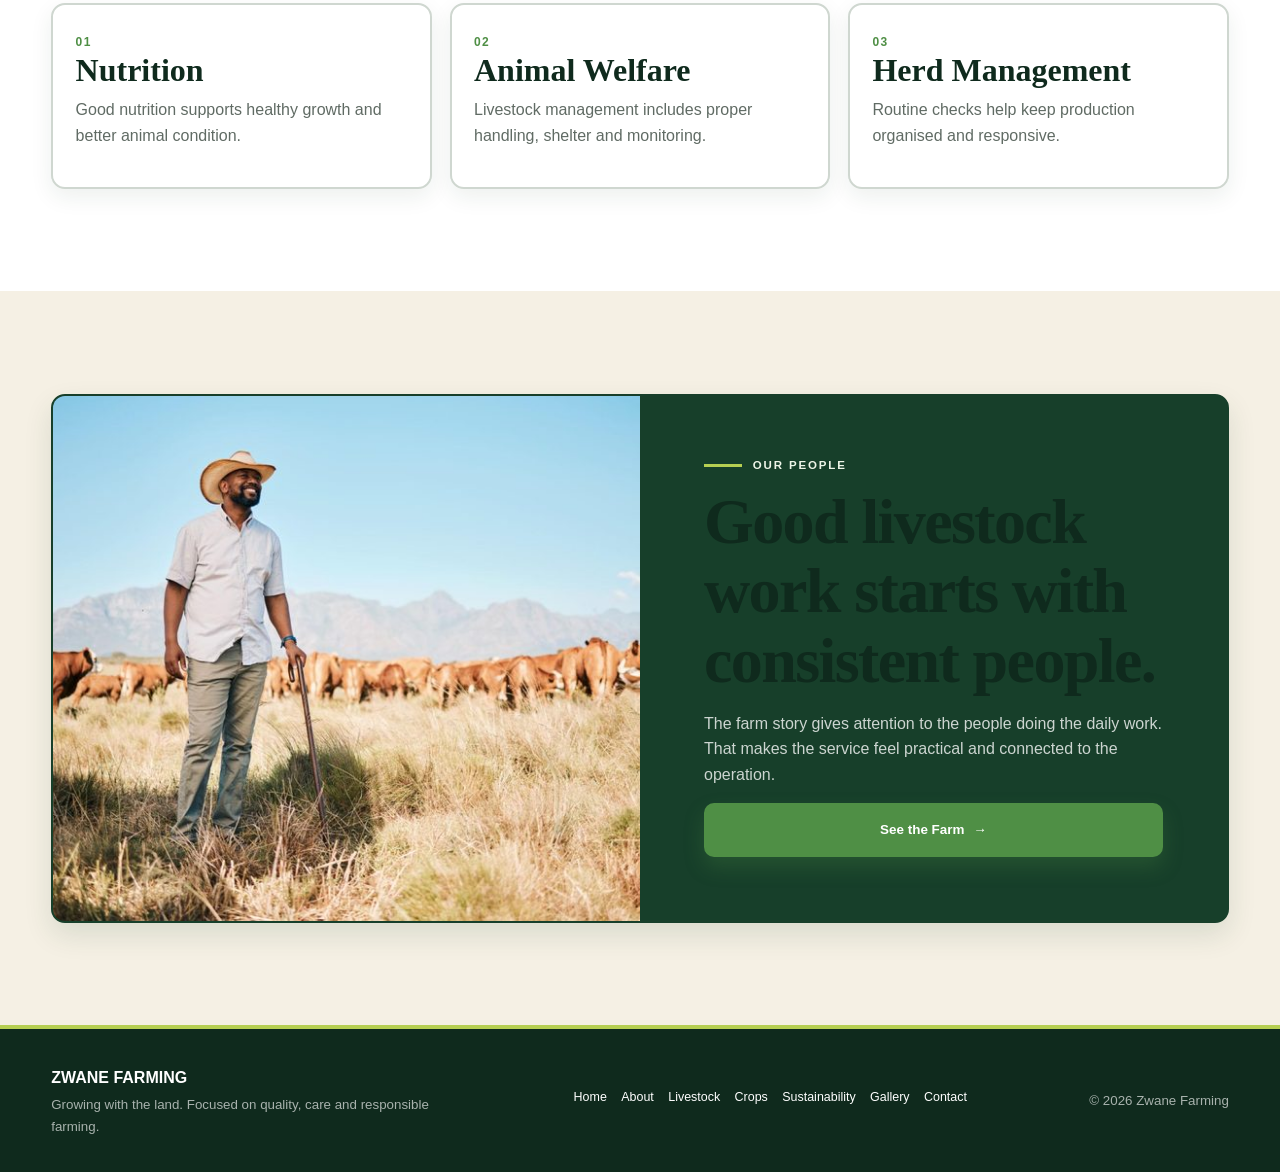
<file: livestock.html>
<!doctype html><html lang="en"><head><meta charset="utf-8"><meta name="viewport" content="width=device-width, initial-scale=1"><meta name="description" content="Explore the livestock side of the Zwane Farming website, including cattle, sheep, goats and poultry."><meta name="author" content="Zwane Farming"><title>Livestock | Zwane Farming</title><link rel="stylesheet" href="css/style.css"></head><body><header class="site-header">
    <div class="container nav-wrap">
        <a class="brand" href="index.html" aria-label="Zwane Farming home">
            <svg class="brand-mark" viewBox="0 0 64 64" aria-hidden="true">
                <path d="M29 55C29 39 31 25 47 12C48 27 44 42 29 55Z" fill="currentColor"/>
                <path d="M27 55C25 39 18 26 7 19C7 36 14 48 27 55Z" fill="#A8C94A"/>
                <path d="M28 55C31 40 37 30 47 21" fill="none" stroke="#F5F1E7" stroke-width="2.5" stroke-linecap="round"/>
                <path d="M27 55C23 42 17 34 9 28" fill="none" stroke="#F5F1E7" stroke-width="2.2" stroke-linecap="round"/>
            </svg>
            <span class="brand-text">
                <strong>ZWANE FARMING</strong>
                <small>GROWING WITH THE LAND</small>
            </span>
        </a>
        <nav class="main-nav" aria-label="Main navigation">
                <a href="index.html">Home</a>
                <a href="about.html">About</a>
                <a href="livestock.html" aria-current="page">Livestock</a>
                <a href="crops.html">Crops</a>
                <a href="sustainability.html">Sustainability</a>
                <a href="gallery.html">Gallery</a>
                <a href="contact.html">Contact</a>
        </nav>
        <div class="header-actions">
            <a class="nav-cta" href="contact.html">Get in Touch</a>
        </div>
    </div>
</header><main>
<section class="page-hero"><div class="container"><div class="breadcrumb">Home / Livestock</div><div class="section-kicker light">Livestock</div><h1>Healthy animals. Responsible care.</h1><p>The livestock section explains what the farm raises and the principles used to manage it.</p></div></section>
<section class="section section--cream"><div class="container intro-grid"><div class="image-card"><img src="images/cattle-1400.svg" srcset="images/cattle-480.svg 480w, images/cattle-900.svg 900w, images/cattle-1400.svg 1400w" sizes="(max-width: 760px) 92vw, 48vw" alt="Cattle herd in a South African field" loading="lazy"></div><div class="text-block"><div class="section-kicker">What We Raise</div><h2>Livestock with daily care at the centre.</h2><p class="lead">We raise cattle, sheep, goats and poultry with attention to animal welfare, proper nutrition and responsible management.</p><p>The page gives visitors enough information to understand the livestock offering without overcrowding the design with technical detail.</p><a class="btn btn-primary" href="contact.html">Ask About Livestock <span>→</span></a></div></div></section>
<section class="section section--white"><div class="container"><div class="section-kicker">Our Approach</div><h2>Four practical areas of care.</h2><div class="card-grid"><article class="service-card"><div class="service-body"><span class="number">01</span><h3>Nutrition</h3><p>Good nutrition supports healthy growth and better animal condition.</p></div></article><article class="service-card"><div class="service-body"><span class="number">02</span><h3>Animal Welfare</h3><p>Livestock management includes proper handling, shelter and monitoring.</p></div></article><article class="service-card"><div class="service-body"><span class="number">03</span><h3>Herd Management</h3><p>Routine checks help keep production organised and responsive.</p></div></article></div></div></section>
<section class="section section--cream"><div class="container feature"><img src="images/farmer-900.svg" srcset="images/farmer-480.svg 480w, images/farmer-900.svg 900w, images/farmer-1400.svg 1400w" sizes="(max-width: 980px) 100vw, 50vw" alt="Farmer managing cattle" loading="lazy"><div class="feature-content"><div class="section-kicker light">Our People</div><h2>Good livestock work starts with consistent people.</h2><p>The farm story gives attention to the people doing the daily work. That makes the service feel practical and connected to the operation.</p><a class="btn btn-primary" href="gallery.html">See the Farm <span>→</span></a></div></div></section></main><footer class="site-footer">
    <div class="container footer-inner">
        <div class="footer-brand-copy">
            <strong>ZWANE FARMING</strong>
            <small>Growing with the land. Focused on quality, care and responsible farming.</small>
        </div>
        <nav class="footer-links" aria-label="Footer navigation">
            <a href="index.html">Home</a>
            <a href="about.html">About</a>
            <a href="livestock.html">Livestock</a>
            <a href="crops.html">Crops</a>
            <a href="sustainability.html">Sustainability</a>
            <a href="gallery.html">Gallery</a>
            <a href="contact.html">Contact</a>
        </nav>
        <small class="copyright">© 2026 Zwane Farming</small>
    </div>
</footer></body></html>
</file>
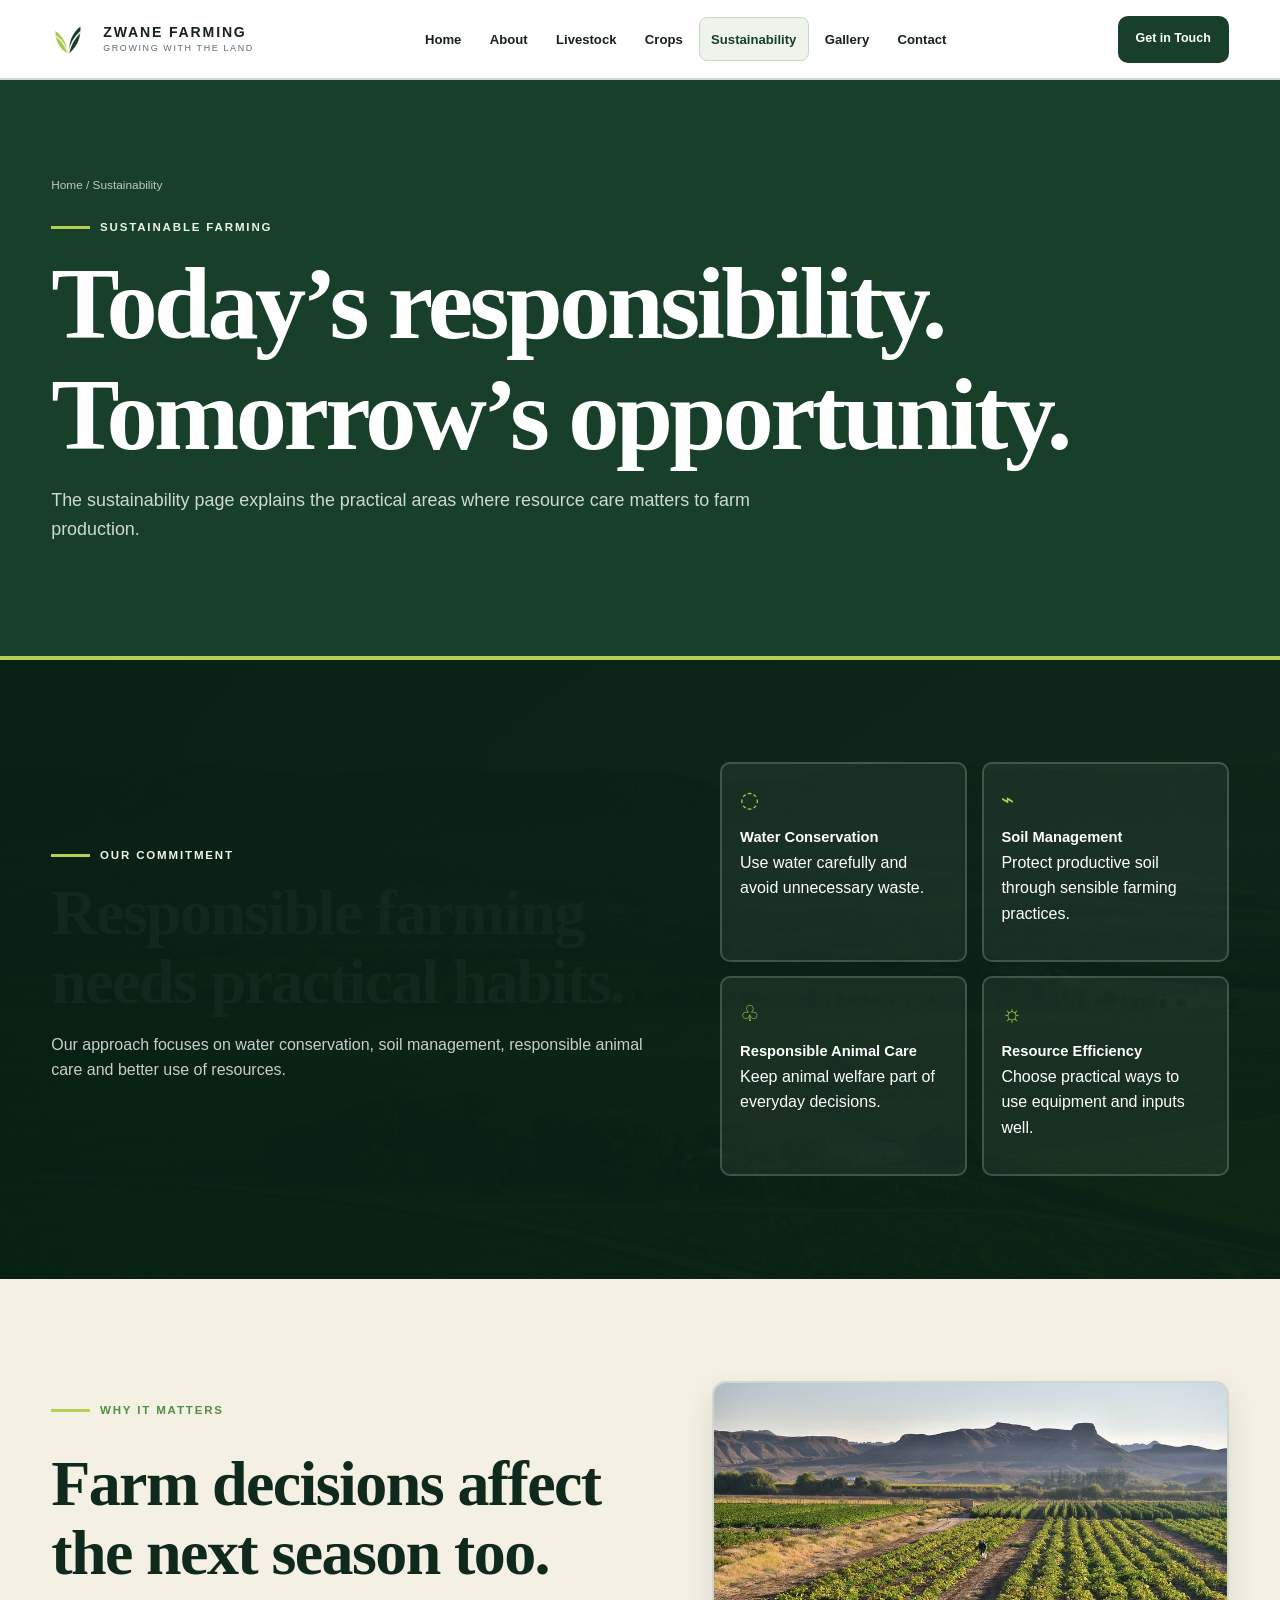
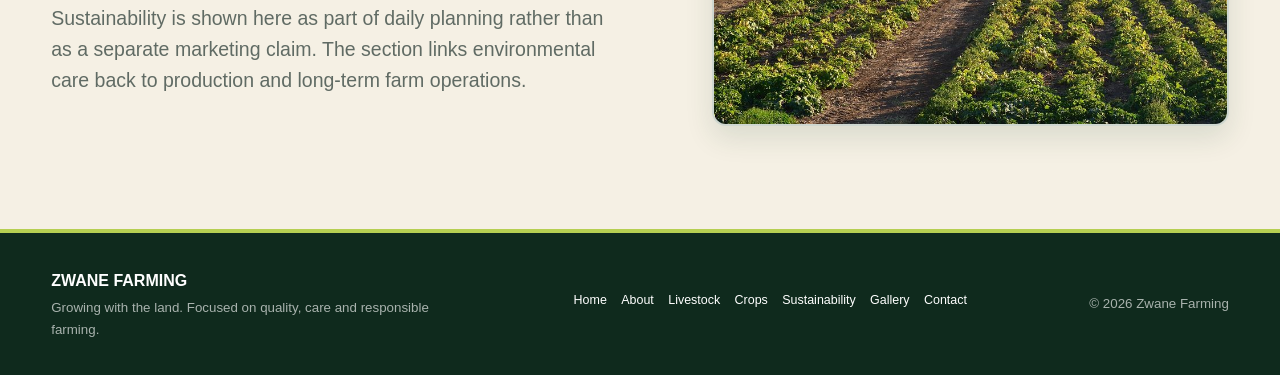
<file: sustainability.html>
<!doctype html><html lang="en"><head><meta charset="utf-8"><meta name="viewport" content="width=device-width, initial-scale=1"><meta name="description" content="See the sustainability principles presented on the Zwane Farming website."><meta name="author" content="Zwane Farming"><title>Sustainability | Zwane Farming</title><link rel="stylesheet" href="css/style.css"></head><body><header class="site-header">
    <div class="container nav-wrap">
        <a class="brand" href="index.html" aria-label="Zwane Farming home">
            <svg class="brand-mark" viewBox="0 0 64 64" aria-hidden="true">
                <path d="M29 55C29 39 31 25 47 12C48 27 44 42 29 55Z" fill="currentColor"/>
                <path d="M27 55C25 39 18 26 7 19C7 36 14 48 27 55Z" fill="#A8C94A"/>
                <path d="M28 55C31 40 37 30 47 21" fill="none" stroke="#F5F1E7" stroke-width="2.5" stroke-linecap="round"/>
                <path d="M27 55C23 42 17 34 9 28" fill="none" stroke="#F5F1E7" stroke-width="2.2" stroke-linecap="round"/>
            </svg>
            <span class="brand-text">
                <strong>ZWANE FARMING</strong>
                <small>GROWING WITH THE LAND</small>
            </span>
        </a>
        <nav class="main-nav" aria-label="Main navigation">
                <a href="index.html">Home</a>
                <a href="about.html">About</a>
                <a href="livestock.html">Livestock</a>
                <a href="crops.html">Crops</a>
                <a href="sustainability.html" aria-current="page">Sustainability</a>
                <a href="gallery.html">Gallery</a>
                <a href="contact.html">Contact</a>
        </nav>
        <div class="header-actions">
            <a class="nav-cta" href="contact.html">Get in Touch</a>
        </div>
    </div>
</header><main>
<section class="page-hero"><div class="container"><div class="breadcrumb">Home / Sustainability</div><div class="section-kicker light">Sustainable Farming</div><h1>Today’s responsibility. Tomorrow’s opportunity.</h1><p>The sustainability page explains the practical areas where resource care matters to farm production.</p></div></section>
<section class="section sustain"><img class="sustain-bg" src="images/hero-1400.svg" alt="Open farm landscape" aria-hidden="true" loading="lazy"><div class="sustain-overlay"></div><div class="container sustain-inner"><div class="sustain-copy"><div class="section-kicker light">Our Commitment</div><h2>Responsible farming needs practical habits.</h2><p>Our approach focuses on water conservation, soil management, responsible animal care and better use of resources.</p></div><div class="sustain-points"><div class="sustain-point"><span>◌</span><strong>Water Conservation</strong><p>Use water carefully and avoid unnecessary waste.</p></div><div class="sustain-point"><span>⌁</span><strong>Soil Management</strong><p>Protect productive soil through sensible farming practices.</p></div><div class="sustain-point"><span>♧</span><strong>Responsible Animal Care</strong><p>Keep animal welfare part of everyday decisions.</p></div><div class="sustain-point"><span>☼</span><strong>Resource Efficiency</strong><p>Choose practical ways to use equipment and inputs well.</p></div></div></div></section>
<section class="section section--cream"><div class="container two-col"><div class="text-block"><div class="section-kicker">Why It Matters</div><h2>Farm decisions affect the next season too.</h2><p class="lead">Sustainability is shown here as part of daily planning rather than as a separate marketing claim. The section links environmental care back to production and long-term farm operations.</p></div><div class="image-card"><img src="images/crops-900.svg" srcset="images/crops-480.svg 480w, images/crops-900.svg 900w, images/crops-1400.svg 1400w" sizes="(max-width: 760px) 92vw, 45vw" alt="Healthy crop rows on the farm" loading="lazy"></div></div></section></main><footer class="site-footer">
    <div class="container footer-inner">
        <div class="footer-brand-copy">
            <strong>ZWANE FARMING</strong>
            <small>Growing with the land. Focused on quality, care and responsible farming.</small>
        </div>
        <nav class="footer-links" aria-label="Footer navigation">
            <a href="index.html">Home</a>
            <a href="about.html">About</a>
            <a href="livestock.html">Livestock</a>
            <a href="crops.html">Crops</a>
            <a href="sustainability.html">Sustainability</a>
            <a href="gallery.html">Gallery</a>
            <a href="contact.html">Contact</a>
        </nav>
        <small class="copyright">© 2026 Zwane Farming</small>
    </div>
</footer></body></html>
</file>
<file: css/style.css>
:root {
    --forest: #173f2a;
    --forest-dark: #0f2a1d;
    --forest-light: #2d6545;
    --leaf: #4f8f45;
    --lime: #b6cf52;
    --cream: #f5f0e4;
    --sand: #e1d8c7;
    --ink: #18221c;
    --muted: #606b64;
    --white: #ffffff;
    --line: #cfd7d0;
    --line-dark: #95a39a;
    --shadow: 0 12px 28px rgba(23, 63, 42, 0.12);
    --shadow-hover: 0 18px 38px rgba(23, 63, 42, 0.20);
    --radius: 14px;
    --max: 1180px;
}

/* =========================
   DEFAULT CSS STYLES
   ========================= */
*, *::before, *::after {
    box-sizing: border-box;
}

html {
    scroll-behavior: smooth;
}

body {
    margin: 0;
    font-family: Arial, Helvetica, sans-serif;
    font-size: 16px;
    line-height: 1.6;
    color: var(--ink);
    background: var(--cream);
}

img {
    display: block;
    max-width: 100%;
    height: auto;
}

a {
    color: inherit;
    text-decoration: none;
}

button,
input,
select,
textarea {
    font: inherit;
}

button {
    cursor: pointer;
}

p {
    margin: 0 0 1rem;
}

section {
    scroll-margin-top: 90px;
}

.container {
    width: min(92%, var(--max));
    margin-inline: auto;
}

.section {
    padding: clamp(4rem, 8vw, 7rem) 0;
}

.section--cream {
    background: var(--cream);
}

.section--white {
    background: var(--white);
}

/* =========================
   TYPOGRAPHY
   ========================= */
h1,
h2,
h3 {
    margin-top: 0;
    font-family: Georgia, "Times New Roman", serif;
    line-height: 1.08;
    color: var(--forest-dark);
}

h1 {
    margin-bottom: 1rem;
    font-size: clamp(3rem, 8vw, 7.5rem);
    font-weight: 700;
    letter-spacing: -0.035em;
}

h2 {
    margin-bottom: 1rem;
    font-size: clamp(2.2rem, 5vw, 4.4rem);
    font-weight: 700;
    letter-spacing: -0.025em;
}

h3 {
    margin-bottom: 0.6rem;
    font-size: clamp(1.35rem, 3vw, 2rem);
}

.lead {
    max-width: 46rem;
    font-size: clamp(1.05rem, 1.7vw, 1.22rem);
    color: var(--muted);
}

.section-kicker {
    display: inline-flex;
    align-items: center;
    gap: 0.65rem;
    margin-bottom: 1rem;
    color: var(--leaf);
    font-size: 0.72rem;
    font-weight: 700;
    letter-spacing: 0.16em;
    line-height: 1;
    text-transform: uppercase;
}

.section-kicker::before {
    content: "";
    width: 2.4rem;
    height: 3px;
    background: var(--lime);
}

.section-kicker.light {
    color: #eef5e8;
}

.section-kicker.light::before {
    background: var(--lime);
}

/* =========================
   KEYBOARD FOCUS
   ========================= */
a:focus-visible,
button:focus-visible,
input:focus-visible,
select:focus-visible,
textarea:focus-visible {
    outline: 3px solid var(--lime);
    outline-offset: 4px;
}

/* =========================
   HEADER AND NAVIGATION
   ========================= */
.site-header {
    position: sticky;
    top: 0;
    z-index: 50;
    background: rgba(255, 255, 255, 0.97);
    border-bottom: 2px solid var(--line);
}

.nav-wrap {
    min-height: 78px;
    display: flex;
    align-items: center;
    justify-content: space-between;
    gap: 1.2rem;
}

.brand {
    display: inline-flex;
    align-items: center;
    gap: 0.75rem;
    min-width: max-content;
}

.brand-mark {
    width: 2.5rem;
    height: 2.5rem;
    flex: 0 0 auto;
    color: var(--forest);
}

.brand-text {
    display: grid;
    line-height: 1;
}

.brand-text strong {
    font-size: 0.88rem;
    letter-spacing: 0.13em;
}

.brand-text small {
    margin-top: 0.3rem;
    color: var(--muted);
    font-size: 0.56rem;
    letter-spacing: 0.18em;
}

.main-nav {
    display: flex;
    align-items: center;
    justify-content: center;
    gap: 0.25rem;
}

.main-nav a {
    position: relative;
    padding: 0.65rem 0.7rem;
    border: 1px solid transparent;
    color: var(--ink);
    border-radius: 8px;
    font-size: 0.82rem;
    font-weight: 700;
    transition: background-color 0.2s ease, color 0.2s ease, border-color 0.2s ease, transform 0.2s ease;
}

.main-nav a:hover,
.main-nav a[aria-current="page"] {
    background: #eef3ec;
    border-color: #c7d7ca;
    color: var(--forest);
}

.main-nav a:active {
    transform: translateY(2px);
}

.main-nav a:focus-visible {
    border-color: var(--lime);
}

.nav-cta,
.btn {
    display: inline-flex;
    align-items: center;
    justify-content: center;
    gap: 0.55rem;
    border-radius: 10px;
    font-weight: 700;
    transition: transform 0.2s ease, box-shadow 0.2s ease, background-color 0.2s ease, color 0.2s ease, border-color 0.2s ease;
}

.nav-cta {
    padding: 0.72rem 1rem;
    border: 2px solid var(--forest);
    background: var(--forest);
    color: var(--white);
    font-size: 0.78rem;
}

.nav-cta:hover {
    background: var(--white);
    color: var(--forest);
    box-shadow: var(--shadow);
    transform: translateY(-2px);
}

.nav-cta:active {
    transform: translateY(1px);
}

/* =========================
   HERO
   ========================= */
.hero {
    position: relative;
    min-height: 78vh;
    display: grid;
    align-items: center;
    overflow: hidden;
    background: var(--forest);
    color: var(--white);
}

.hero::before {
    content: "";
    position: absolute;
    inset: 0;
    z-index: 1;
    background: linear-gradient(90deg, rgba(4, 26, 16, 0.80) 0%, rgba(4, 26, 16, 0.55) 48%, rgba(4, 26, 16, 0.20) 100%);
}

.hero-media {
    position: absolute;
    inset: 0;
    width: 100%;
    height: 100%;
    object-fit: cover;
}

.hero-content {
    position: relative;
    z-index: 2;
    max-width: 860px;
    padding: clamp(5rem, 11vw, 9rem) 0;
}

.hero h1 {
    margin: 1rem 0;
    color: var(--white);
}

.hero-tagline {
    margin-bottom: 0.8rem;
    font-family: Georgia, "Times New Roman", serif;
    font-size: clamp(1.5rem, 3vw, 2.6rem);
}

.hero-copy {
    max-width: 42rem;
    color: rgba(255, 255, 255, 0.92);
    font-size: clamp(1rem, 1.7vw, 1.2rem);
}

.hero-actions {
    display: flex;
    flex-wrap: wrap;
    gap: 0.8rem;
    margin-top: 1.7rem;
}

.btn {
    padding: 0.88rem 1.18rem;
    border: 2px solid transparent;
    font-size: 0.84rem;
}

.btn-primary {
    border-color: var(--leaf);
    background: var(--leaf);
    color: var(--white);
    box-shadow: 0 10px 20px rgba(79, 143, 69, 0.25);
}

.btn-primary:hover {
    background: #3e7a36;
    border-color: #3e7a36;
    box-shadow: 0 15px 26px rgba(79, 143, 69, 0.34);
    transform: translateY(-2px);
}

.btn-primary:active {
    transform: translateY(1px) scale(0.99);
}

.btn-secondary {
    border-color: var(--white);
    background: rgba(255, 255, 255, 0.08);
    color: var(--white);
}

.btn-secondary:hover {
    background: var(--white);
    color: var(--forest);
}

.btn-secondary:active {
    transform: translateY(1px);
}

.hero-note {
    position: absolute;
    right: 4%;
    bottom: 8%;
    z-index: 2;
    min-width: 190px;
    padding: 0.9rem 1rem;
    border: 1px solid rgba(255, 255, 255, 0.25);
    border-left: 4px solid var(--lime);
    border-radius: 10px;
    background: rgba(7, 28, 18, 0.62);
    box-shadow: 0 12px 24px rgba(0, 0, 0, 0.16);
}

.hero-note strong,
.hero-note small {
    display: block;
}

.hero-note strong {
    font-size: 0.9rem;
}

.hero-note small {
    color: rgba(255, 255, 255, 0.78);
}

/* =========================
   LAYOUT
   ========================= */
.intro-grid,
.two-col {
    display: grid;
    grid-template-columns: 1.05fr 0.95fr;
    gap: clamp(2rem, 7vw, 6rem);
    align-items: center;
}

.image-card {
    overflow: hidden;
    border: 2px solid var(--line);
    border-radius: var(--radius);
    background: var(--white);
    box-shadow: var(--shadow);
}

.image-card img {
    width: 100%;
    height: 100%;
    object-fit: cover;
    transition: transform 0.3s ease, filter 0.3s ease;
}

.image-card:hover {
    border-color: var(--leaf);
    box-shadow: var(--shadow-hover);
}

.image-card:hover img {
    transform: scale(1.03);
    filter: saturate(1.05);
}

.text-block > * + * {
    margin-top: 1rem;
}

.value-grid {
    display: grid;
    grid-template-columns: repeat(2, 1fr);
    gap: 0.8rem;
    margin-top: 1.6rem;
}

.value-card {
    padding: 1rem;
    border: 2px solid var(--line);
    border-radius: 10px;
    background: var(--white);
    box-shadow: 0 6px 16px rgba(23, 63, 42, 0.05);
    transition: transform 0.2s ease, border-color 0.2s ease, box-shadow 0.2s ease;
}

.value-card:hover {
    border-color: var(--lime);
    box-shadow: 0 10px 22px rgba(23, 63, 42, 0.10);
    transform: translateY(-3px);
}

.value-card strong {
    display: block;
    margin-bottom: 0.2rem;
    color: var(--forest);
    font-size: 0.92rem;
}

.value-card span {
    color: var(--muted);
    font-size: 0.78rem;
}

.card-grid {
    display: grid;
    grid-template-columns: repeat(3, 1fr);
    gap: 1.1rem;
    margin-top: 2.1rem;
}

.service-card {
    overflow: hidden;
    border: 2px solid var(--line);
    border-radius: var(--radius);
    background: var(--white);
    box-shadow: 0 8px 22px rgba(23, 63, 42, 0.08);
    transition: transform 0.25s ease, box-shadow 0.25s ease, border-color 0.25s ease;
}

.service-card:hover {
    border-color: var(--leaf);
    box-shadow: var(--shadow-hover);
    transform: translateY(-7px);
}

.service-card:active {
    transform: translateY(-2px) scale(0.995);
}

.service-card img {
    width: 100%;
    aspect-ratio: 16 / 10;
    object-fit: cover;
}

.service-body {
    padding: 1.4rem;
}

.service-body .number {
    color: var(--leaf);
    font-size: 0.75rem;
    font-weight: 700;
    letter-spacing: 0.12em;
}

.service-body p {
    color: var(--muted);
}

.text-link {
    display: inline-flex;
    align-items: center;
    gap: 0.4rem;
    border-bottom: 2px solid transparent;
    color: var(--forest);
    font-weight: 700;
    transition: color 0.2s ease, border-color 0.2s ease, transform 0.2s ease;
}

.text-link:hover {
    border-color: var(--lime);
    color: var(--leaf);
}

.text-link:active {
    transform: translateX(2px);
}

/* =========================
   FEATURE BLOCKS
   ========================= */
.feature {
    display: grid;
    grid-template-columns: 1fr 1fr;
    min-height: 30rem;
    overflow: hidden;
    border: 2px solid var(--forest);
    border-radius: var(--radius);
    background: var(--forest);
    color: var(--white);
    box-shadow: var(--shadow);
}

.feature img {
    width: 100%;
    height: 100%;
    object-fit: cover;
}

.feature-content {
    display: flex;
    flex-direction: column;
    justify-content: center;
    padding: clamp(2rem, 5vw, 4.4rem);
}

.feature-content p {
    max-width: 34rem;
    color: rgba(255, 255, 255, 0.78);
}

.feature-reverse img {
    order: 2;
}

.feature-reverse .feature-content {
    order: 1;
    background: var(--forest-light);
}

/* =========================
   SUSTAINABILITY
   ========================= */
.sustain {
    position: relative;
    overflow: hidden;
    background: var(--forest-dark);
    color: var(--white);
}

.sustain-bg {
    position: absolute;
    inset: 0;
    width: 100%;
    height: 100%;
    object-fit: cover;
    opacity: 0.24;
}

.sustain-overlay {
    position: absolute;
    inset: 0;
    background: linear-gradient(110deg, rgba(5, 31, 18, 0.96), rgba(5, 31, 18, 0.82));
}

.sustain-inner {
    position: relative;
    z-index: 1;
    display: grid;
    grid-template-columns: 1.1fr 0.9fr;
    gap: 3rem;
    align-items: center;
}

.sustain-copy p {
    max-width: 38rem;
    color: rgba(255, 255, 255, 0.78);
}

.sustain-points {
    display: grid;
    grid-template-columns: repeat(2, 1fr);
    gap: 0.9rem;
}

.sustain-point {
    padding: 1.1rem;
    border: 2px solid rgba(255, 255, 255, 0.18);
    border-radius: 10px;
    background: rgba(255, 255, 255, 0.06);
    transition: background-color 0.2s ease, border-color 0.2s ease, transform 0.2s ease;
}

.sustain-point:hover {
    border-color: var(--lime);
    background: rgba(255, 255, 255, 0.10);
    transform: translateY(-3px);
}

.sustain-point span {
    display: block;
    margin-bottom: 0.4rem;
    color: var(--lime);
    font-size: 1.4rem;
}

.sustain-point strong {
    font-size: 0.92rem;
}

/* =========================
   STATISTICS
   ========================= */
.stats {
    background: var(--forest);
    color: var(--white);
}

.stats-grid {
    display: grid;
    grid-template-columns: repeat(4, 1fr);
    gap: 1rem;
}

.stat {
    padding: 1.4rem 1rem;
    border-right: 1px solid rgba(255, 255, 255, 0.18);
    text-align: center;
}

.stat:last-child {
    border-right: 0;
}

.stat strong {
    display: block;
    font-family: Georgia, "Times New Roman", serif;
    font-size: clamp(1.7rem, 4vw, 2.7rem);
}

.stat span {
    color: rgba(255, 255, 255, 0.70);
    font-size: 0.78rem;
}

/* =========================
   GALLERY
   ========================= */
.gallery-grid {
    display: grid;
    grid-template-columns: 2fr 1fr 1fr;
    gap: 0.9rem;
    margin-top: 2rem;
}

.gallery-item {
    position: relative;
    min-height: 15rem;
    overflow: hidden;
    border: 2px solid var(--line);
    border-radius: 12px;
    background: var(--sand);
}

.gallery-item.large {
    grid-row: span 2;
    min-height: 31rem;
}

.gallery-item img {
    width: 100%;
    height: 100%;
    object-fit: cover;
    transition: transform 0.3s ease, filter 0.3s ease;
}

.gallery-item:hover {
    border-color: var(--leaf);
}

.gallery-item:hover img {
    transform: scale(1.06);
    filter: saturate(1.08);
}

.gallery-item figcaption {
    position: absolute;
    left: 0.75rem;
    bottom: 0.75rem;
    padding: 0.4rem 0.65rem;
    border: 1px solid rgba(255, 255, 255, 0.35);
    border-radius: 6px;
    background: rgba(7, 30, 18, 0.82);
    color: var(--white);
    font-size: 0.74rem;
    font-weight: 700;
}

/* =========================
   QUOTES AND TESTIMONIALS
   ========================= */
.quote {
    padding-left: 1.2rem;
    border-left: 4px solid var(--lime);
    font-family: Georgia, "Times New Roman", serif;
    font-size: 1.25rem;
}

.testimonial-grid {
    display: grid;
    grid-template-columns: repeat(3, 1fr);
    gap: 1rem;
    margin-top: 2rem;
}

.testimonial {
    padding: 1.5rem;
    border: 2px solid var(--line);
    border-radius: 12px;
    background: var(--white);
    box-shadow: 0 8px 20px rgba(23, 63, 42, 0.06);
    transition: transform 0.2s ease, border-color 0.2s ease, box-shadow 0.2s ease;
}

.testimonial:hover {
    border-color: var(--lime);
    box-shadow: var(--shadow);
    transform: translateY(-4px);
}

.testimonial .stars {
    margin-bottom: 0.6rem;
    color: #7f9340;
    letter-spacing: 0.1em;
}

.testimonial p {
    color: var(--muted);
}

.testimonial small {
    color: var(--forest);
    font-weight: 700;
}

/* =========================
   CONTACT FORM
   ========================= */
.contact-layout {
    display: grid;
    grid-template-columns: 0.9fr 1.1fr;
    gap: 2rem;
    align-items: start;
}

.contact-card {
    padding: clamp(1.4rem, 3vw, 2rem);
    border: 2px solid var(--line);
    border-radius: var(--radius);
    background: var(--white);
    box-shadow: var(--shadow);
}

.contact-card:hover {
    border-color: #b9c8bc;
}

.contact-list {
    display: grid;
    gap: 0.9rem;
    margin-top: 1.5rem;
}

.contact-item {
    padding-bottom: 0.75rem;
    border-bottom: 1px dashed var(--line-dark);
}

.contact-item:last-child {
    border-bottom: 0;
}

.contact-item strong {
    display: block;
    margin-bottom: 0.15rem;
    color: var(--leaf);
    font-size: 0.83rem;
    letter-spacing: 0.08em;
    text-transform: uppercase;
}

.contact-item span {
    color: var(--muted);
}

.form-grid {
    display: grid;
    grid-template-columns: 1fr 1fr;
    gap: 1rem;
}

.field {
    display: grid;
    gap: 0.4rem;
}

.field.full {
    grid-column: 1 / -1;
}

.field label {
    color: var(--forest);
    font-size: 0.82rem;
    font-weight: 700;
}

.field input,
.field select,
.field textarea {
    width: 100%;
    padding: 0.82rem 0.9rem;
    border: 2px solid #c8d1cb;
    border-radius: 8px;
    background: #fbfbf8;
    color: var(--ink);
    transition: border-color 0.2s ease, box-shadow 0.2s ease, background-color 0.2s ease;
}

.field input:hover,
.field select:hover,
.field textarea:hover {
    border-color: var(--leaf);
}

.field input:focus,
.field select:focus,
.field textarea:focus {
    border-color: var(--leaf);
    background: var(--white);
    box-shadow: 0 0 0 4px rgba(182, 207, 82, 0.20);
    outline: none;
}

.field input:valid,
.field select:valid,
.field textarea:valid {
    border-color: #7ba16f;
}

.field input:invalid:not(:placeholder-shown),
.field textarea:invalid:not(:placeholder-shown) {
    border-color: #b74f49;
    background: #fff8f7;
}

.field textarea {
    min-height: 9rem;
    resize: vertical;
}

.form-note {
    margin-top: 0.8rem;
    color: var(--muted);
    font-size: 0.76rem;
}

/* =========================
   INNER PAGE HERO
   ========================= */
.page-hero {
    padding: clamp(3.5rem, 8vw, 6rem) 0;
    background: var(--forest);
    border-bottom: 4px solid var(--lime);
    color: var(--white);
}

.page-hero h1 {
    color: var(--white);
}

.page-hero p {
    max-width: 45rem;
    color: rgba(255, 255, 255, 0.80);
    font-size: clamp(1rem, 1.8vw, 1.12rem);
}

.breadcrumb {
    margin-bottom: 1rem;
    color: rgba(255, 255, 255, 0.72);
    font-size: 0.74rem;
}

/* =========================
   FOOTER
   ========================= */
.site-footer {
    padding: 2.2rem 0;
    border-top: 4px solid var(--lime);
    background: var(--forest-dark);
    color: var(--white);
}

.footer-inner {
    display: flex;
    align-items: center;
    justify-content: space-between;
    gap: 1rem;
}

.footer-brand-copy {
    display: grid;
    gap: 0.25rem;
    max-width: 25rem;
}

.footer-brand-copy small,
.footer-inner .copyright {
    color: rgba(255, 255, 255, 0.64);
}

.footer-links {
    display: flex;
    flex-wrap: wrap;
    gap: 0.9rem;
    font-size: 0.78rem;
}

.footer-links a {
    padding-bottom: 0.2rem;
    border-bottom: 2px solid transparent;
    transition: color 0.2s ease, border-color 0.2s ease, transform 0.2s ease;
}

.footer-links a:hover {
    border-color: var(--lime);
    color: var(--lime);
}

.footer-links a:active {
    transform: translateY(1px);
}

/* =========================
   RESPONSIVE BREAKPOINT 1
   TABLET / SMALL DESKTOP
   ========================= */
@media (max-width: 980px) {
    .nav-wrap {
        flex-wrap: wrap;
        padding: 0.8rem 0;
    }

    .main-nav {
        order: 3;
        width: 100%;
        justify-content: flex-start;        flex-wrap: wrap;
        padding-top: 0.65rem;
        border-top: 2px solid var(--line);
    }

    .header-actions {
        margin-left: auto;
    }

    .nav-cta {
        display: inline-flex;
    }

    .intro-grid,
    .two-col,
    .feature,
    .sustain-inner,
    .contact-layout {
        grid-template-columns: 1fr;
    }

    .feature-reverse img,
    .feature-reverse .feature-content {
        order: initial;
    }

    .card-grid,
    .testimonial-grid {
        grid-template-columns: repeat(2, 1fr);
    }

    .stats-grid {
        grid-template-columns: repeat(2, 1fr);
    }

    .stat {
        border-right: 0;
        border-bottom: 1px solid rgba(255, 255, 255, 0.18);
    }

    .gallery-grid {
        grid-template-columns: 1fr 1fr;
    }

    .gallery-item.large {
        grid-row: auto;
        min-height: 20rem;
    }
}

/* =========================
   RESPONSIVE BREAKPOINT 2
   MOBILE
   ========================= */
@media (max-width: 760px) {
    body {
        font-size: 15px;
    }

    .site-header {
        position: relative;
    }

    .nav-wrap {
        display: grid;
        grid-template-columns: 1fr;
        gap: 0.8rem;
    }

    .brand {
        justify-self: start;
    }

    .header-actions {
        margin-left: 0;
    }

    .nav-cta {
        width: 100%;
    }

    .main-nav {
        display: grid;
        grid-template-columns: repeat(2, 1fr);
        gap: 0;
        width: 100%;
        padding: 0.45rem 0 0.2rem;
    }

    .main-nav a {
        text-align: center;
    }

    .hero {
        min-height: 74vh;
    }

    .hero-content {
        padding: 4.5rem 0 3rem;
    }

    .hero-note {
        position: static;
        width: fit-content;
        margin: 0 4% 2rem auto;
    }

    .value-grid,
    .sustain-points,
    .testimonial-grid,
    .form-grid {
        grid-template-columns: 1fr;
    }

    .field.full {
        grid-column: auto;
    }

    .gallery-grid,
    .card-grid {
        grid-template-columns: 1fr;
    }

    .feature {
        min-height: auto;
    }

    .feature img {
        min-height: 16rem;
    }

    .footer-inner {
        flex-direction: column;
        align-items: flex-start;
    }
}

/* =========================
   RESPONSIVE BREAKPOINT 3
   SMALL MOBILE
   ========================= */
@media (max-width: 520px) {
    body {
        font-size: 14px;
    }

    h1 {
        font-size: clamp(2.7rem, 16vw, 4.7rem);
    }

    h2 {
        font-size: clamp(2rem, 11vw, 3.1rem);
    }

    .main-nav {
        grid-template-columns: 1fr;
    }

    .hero-actions {
        flex-direction: column;
        align-items: stretch;
    }

    .btn {
        width: 100%;
    }

    .stats-grid {
        grid-template-columns: 1fr 1fr;
    }

    .gallery-item,
    .gallery-item.large {
        min-height: 13rem;
    }
}

/* Reduced motion support */
@media (prefers-reduced-motion: reduce) {
    *,
    *::before,
    *::after {
        scroll-behavior: auto !important;
        transition: none !important;
    }
}
</file>
